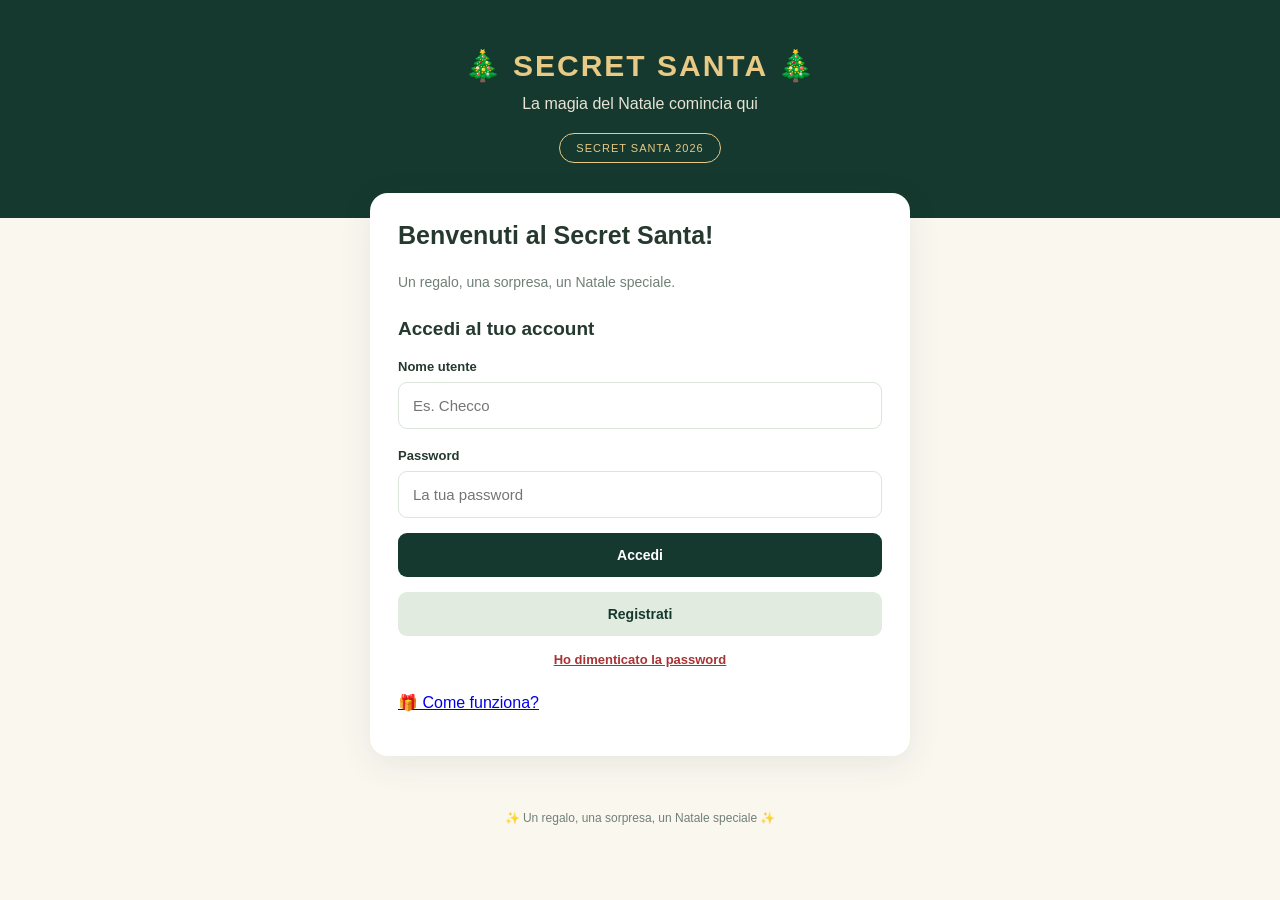
<file: index.html>
<!DOCTYPE html>
<html lang="it">
<head>
  <meta charset="UTF-8">
  <meta name="viewport" content="width=device-width, initial-scale=1">
  <meta name="theme-color" content="#15392e">
  <title>Secret Santa 2026 🎅</title>
  <link rel="stylesheet" href="style.css">
</head>
<body>
  <header class="hero">
    <div class="brand">🎄 SECRET SANTA 🎄</div>
    <p>La magia del Natale comincia qui</p>
    <span class="status">SECRET SANTA 2026</span>
  </header>

  <main class="container">
    <section class="panel">
      <h1>Benvenuti al Secret Santa!</h1>
      <p class="intro">
        Un regalo, una sorpresa, un Natale speciale.
      </p>
      
      <section id="loginSection">
        <h2>Accedi al tuo account</h2>

        <form id="loginForm">
          <label for="loginName">Nome utente</label>
          <input
            id="loginName"
            type="text"
            placeholder="Es. Checco"
            autocomplete="username"
            autocapitalize="none"
            autocorrect="off"
            spellcheck="false"
            required
          >

          <label for="loginPassword">Password</label>
          <input
            id="loginPassword"
            type="password"
            placeholder="La tua password"
            autocomplete="current-password"
            required
          >

          <button type="submit" class="primary">
            Accedi
          </button>

          <button type="button" id="showRegister" class="secondary">
            Registrati
          </button>

          <button type="button" id="forgotPassword" class="remove forgot-button">
            Ho dimenticato la password
          </button>
        </form>
      </section>

      <section id="registerSection" hidden>
        <h2>Crea il tuo account</h2>

        <form id="registrationForm">
          <label for="name">Nome utente</label>
          <input
            id="name"
            type="text"
            placeholder="Es. Checco"
            autocomplete="username"
            autocapitalize="none"
            autocorrect="off"
            spellcheck="false"
            maxlength="20"
            pattern="[A-Za-z0-9_\-]{1,20}"
            title="Solo lettere, numeri, trattino (-) e trattino basso (_), senza spazi, massimo 20 caratteri"
            required
          >
          <p class="field-hint">
            Un nome o un nickname senza spazi (max 20 caratteri): solo lettere,
            numeri, trattino (-) e trattino basso (_).
          </p>

          <label for="password">Scegli una password</label>
          <input
            id="password"
            type="password"
            placeholder="Almeno 6 caratteri"
            minlength="6"
            autocomplete="new-password"
            required
          >

          <div class="family-section">
            <h3>👨‍👩‍👧‍👦 La tua famiglia</h3>

            <label class="check-label">
              <input type="checkbox" id="hasChildren">
              Sono genitore di figli minorenni
            </label>

            <div id="childrenArea" hidden>
              <p>Inserisci il nome di ogni figlio.</p>

              <div id="childrenList"></div>

              <button
                type="button"
                id="addChild"
                class="secondary"
              >
                + Aggiungi un altro figlio
              </button>
            </div>
          </div>

          <button type="submit" class="primary">
            Crea account
          </button>
        </form>

        <button type="button" id="showLogin" class="secondary">
          Torna ad Accedi
        </button>
      </section>

      <p id="message" aria-live="polite"></p>

      <p class="info-link">
        <a href="come-funziona.html">🎁 Come funziona?</a>
      </p>
    </section>
  </main>

  <footer>
    ✨ Un regalo, una sorpresa, un Natale speciale ✨
  </footer>

  <script src="app.js?v=5"></script>
  <script src="countdown.js?v=1" defer></script>
</body>
</html>
</file>
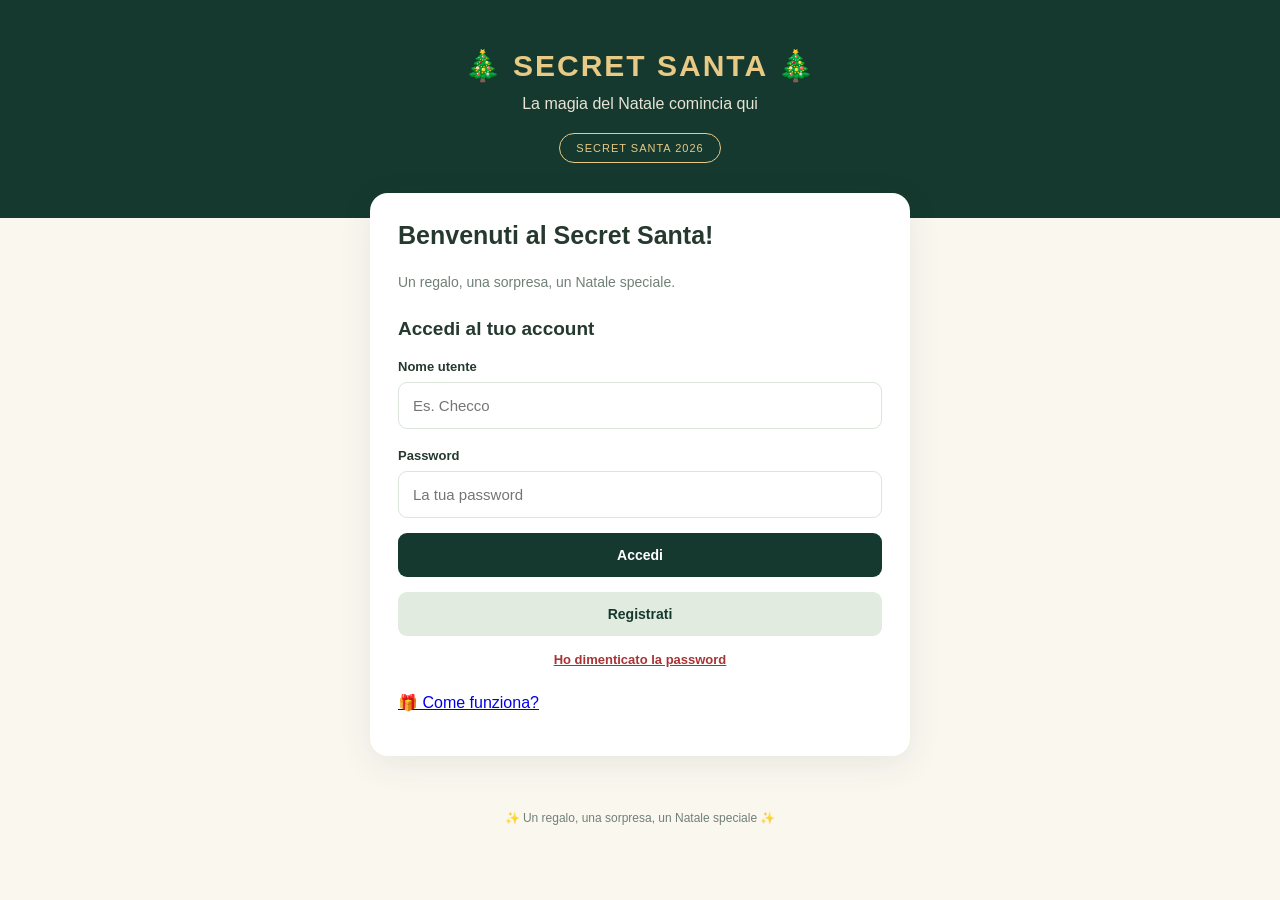
<file: admin-log.html>
<!DOCTYPE html>
<html lang="it">
<head>
  <meta charset="UTF-8">
  <meta name="viewport" content="width=device-width, initial-scale=1">
  <meta name="theme-color" content="#15392e">
  <title>Registro attività – Secret Santa 2026</title>
  <link rel="stylesheet" href="style.css">
  <style>
    .log-entry {
      display: flex; gap: 10px; padding: 10px 0;
      border-bottom: 1px solid #e3e9df; font-size: 14px;
    }
    .log-entry .when { flex: 0 0 92px; color: #718077; font-size: 12px; line-height: 1.4; }
    .log-entry .what { flex: 1; min-width: 0; overflow-wrap: anywhere; }
    .log-entry .who { font-weight: bold; color: var(--green); }
    .log-entry .details { color: #718077; font-size: 13px; }
    .log-tools { display: flex; gap: 8px; align-items: center; margin-top: 10px; }
    .log-tools select { margin: 0; flex: 1; }
    .log-tools button { margin: 0; width: auto; padding: 10px 14px; }
  </style>
</head>
<body>
  <header class="hero">
    <div class="brand">🎄 SECRET SANTA 🎄</div>
    <p>La magia del Natale comincia qui</p>
    <span class="status">AMMINISTRATORE</span>
  </header>

  <main class="container">
    <section class="panel">
      <p><a href="admin.html">← Impostazioni</a></p>
      <h1>Registro attività 📜</h1>

      <div class="log-tools">
        <select id="filter" aria-label="Filtra per tipo">
          <option value="">Tutte le attività</option>
          <option value="register,admin_create">Iscrizioni</option>
          <option value="delete,child_remove">Eliminazioni</option>
          <option value="password_change,password_reset,reset_request">Password</option>
          <option value="login,logout">Accessi e uscite</option>
          <option value="draw,draw_reset">Estrazione</option>
        </select>
        <button type="button" id="refresh" class="secondary">Aggiorna</button>
      </div>

      <p id="message" aria-live="polite">Caricamento...</p>
      <div id="logList"></div>
    </section>
  </main>

  <footer>✨ Un regalo, una sorpresa, un Natale speciale ✨</footer>

  <script src="common.js?v=2"></script>
  <script>
    const EVENTS = {
      register: "📝 Iscritto",
      admin_create: "➕ Utente creato dall'admin",
      delete: "🗑️ Eliminato",
      child_add: "👶 Figlio aggiunto",
      child_remove: "👶 Figlio tolto",
      password_change: "🔑 Password cambiata",
      password_reset: "🔄 Password resettata",
      reset_request: "🔴 Password dimenticata",
      login: "✅ Accesso",
      logout: "🚪 Uscita",
      draw: "🎅 Estrazione fatta",
      draw_reset: "♻️ Estrazione resettata"
    };

    const message = document.getElementById("message");
    const logList = document.getElementById("logList");
    const filter = document.getElementById("filter");
    let entries = [];

    function formatDate(iso) {
      return new Date(iso).toLocaleString("it-IT", {
        timeZone: "Europe/Rome",
        day: "2-digit", month: "2-digit", hour: "2-digit", minute: "2-digit", second: "2-digit"
      });
    }

    function render() {
      logList.replaceChildren();
      const allowed = filter.value ? filter.value.split(",") : null;
      const shown = entries.filter(e => !allowed || allowed.includes(e.event));

      message.textContent = shown.length
        ? shown.length + " attività (le più recenti per prime)."
        : "Nessuna attività registrata.";

      shown.forEach(entry => {
        const row = document.createElement("div");
        row.className = "log-entry";

        const when = document.createElement("div");
        when.className = "when";
        when.textContent = formatDate(entry.created_at);

        const what = document.createElement("div");
        what.className = "what";
        const label = document.createElement("div");
        label.textContent = EVENTS[entry.event] || entry.event;
        what.appendChild(label);

        if (entry.account_name) {
          const who = document.createElement("span");
          who.className = "who";
          who.textContent = entry.account_name;
          what.appendChild(who);
        }
        if (entry.details) {
          const details = document.createElement("span");
          details.className = "details";
          details.textContent = (entry.account_name ? " – " : "") + entry.details;
          what.appendChild(details);
        }

        row.append(when, what);
        logList.appendChild(row);
      });
    }

    async function load() {
      message.textContent = "Caricamento...";
      try {
        const data = await ssApi("admin_activity_log", { limit: 500 });
        entries = data.entries;
        render();
      } catch (error) {
        if (ssSessionExpired(error)) {
          sessionStorage.removeItem(SS_TOKEN_KEY);
          window.location.replace("index.html");
          return;
        }
        if (error.status === 403) {
          window.location.replace("home.html");
          return;
        }
        message.textContent = error.message;
      }
    }

    filter.addEventListener("change", render);
    document.getElementById("refresh").addEventListener("click", load);

    if (!ssToken()) window.location.replace("index.html");
    else load();
  </script>
  <script src="countdown.js?v=1" defer></script>
</body>
</html>
</file>
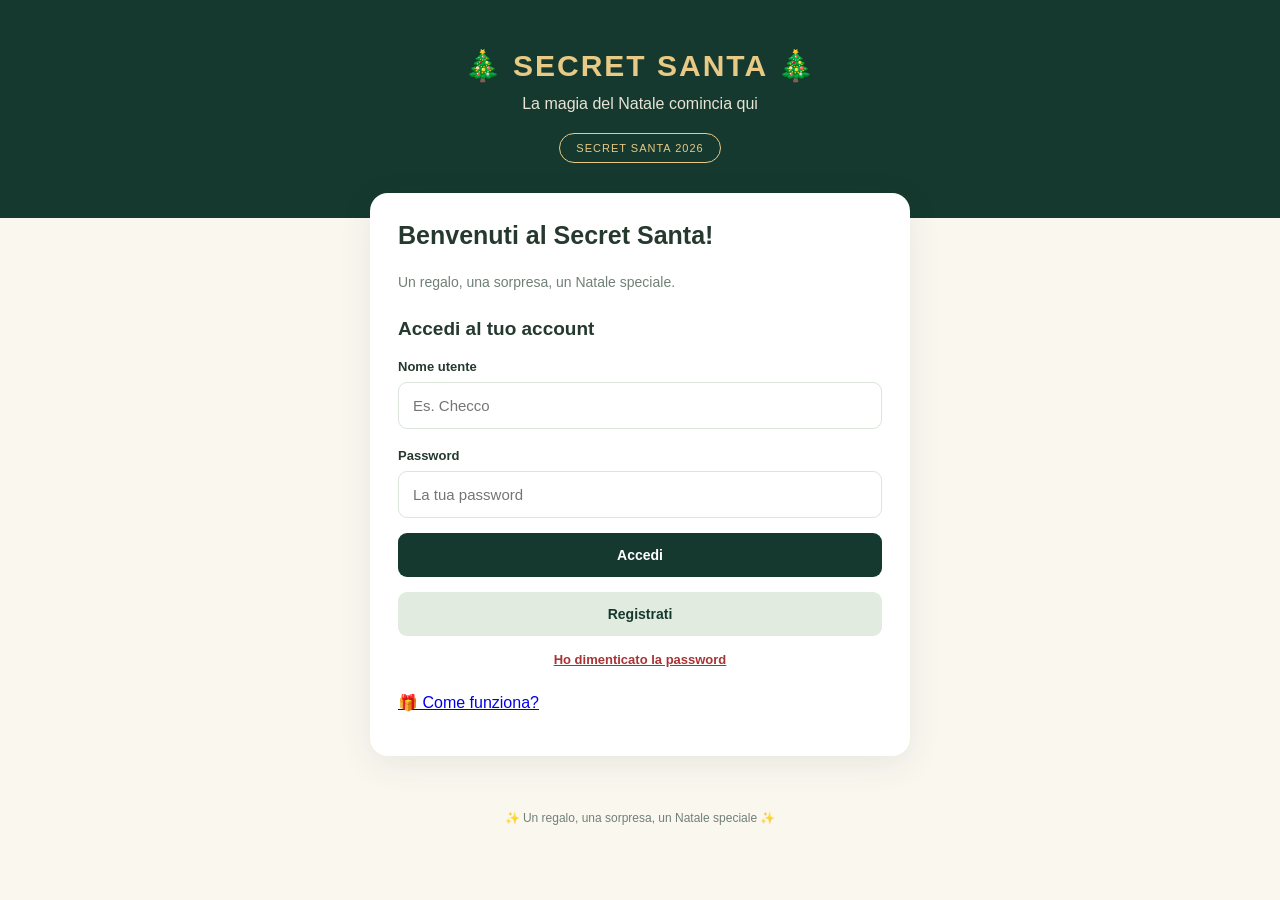
<file: admin-wishlist.html>
<!DOCTYPE html>
<html lang="it">
<head>
  <meta charset="UTF-8">
  <meta name="viewport" content="width=device-width, initial-scale=1">
  <meta name="theme-color" content="#15392e">
  <title>Modifica wishlist – Secret Santa 2026</title>
  <link rel="stylesheet" href="style.css">
  <style>
    .gift-edit {
      background: #fafaf7;
      border: 1px solid #e3e9df;
      border-radius: 12px;
      padding: 12px;
      margin-top: 10px;
    }
    .gift-edit input { margin-top: 0; margin-bottom: 8px; }
    .gift-edit .row-actions { display: flex; gap: 8px; }
    .gift-edit .row-actions button { margin-top: 0; padding: 8px; flex: 1; font-size: 13px; }
    .save-bar { position: sticky; bottom: 0; background: white; padding: 12px 0 4px; }
    .top-actions { display: flex; justify-content: space-between; gap: 10px; font-size: 14px; }
  </style>
</head>
<body>
  <header class="hero">
    <div class="brand">🎄 SECRET SANTA 🎄</div>
    <p>La magia del Natale comincia qui</p>
    <span class="status">AMMINISTRATORE</span>
  </header>

  <main class="container">
    <section class="panel">
      <div class="top-actions">
        <a href="admin.html" id="backLink">← Impostazioni</a>
      </div>

      <h1 id="title">Wishlist</h1>
      <p class="intro">
        Correggi i regali di questa persona. Le modifiche valgono solo dopo
        aver premuto "Salva". Se un regalo contiene più idee in un'unica riga,
        usa ✂️ per dividerlo (a ogni virgola, punto e virgola o a capo).
      </p>

      <div class="notice">
        ⚠️ Se cambi il nome o il link di un regalo già scelto da qualcuno,
        quella scelta viene annullata e il regalo torna disponibile.
      </div>

      <div id="giftList"></div>

      <button type="button" id="addGift" class="secondary">+ Aggiungi un regalo</button>

      <p id="message" aria-live="polite">Caricamento...</p>

      <div class="save-bar">
        <button type="button" id="saveButton" class="primary" disabled>Salva wishlist</button>
      </div>
    </section>
  </main>

  <footer>✨ Un regalo, una sorpresa, un Natale speciale ✨</footer>

  <script src="common.js?v=2"></script>
  <script>
    const MAX_GIFTS = 30;
    const participantId = new URLSearchParams(location.search).get("participant");

    const giftList = document.getElementById("giftList");
    const message = document.getElementById("message");
    const saveButton = document.getElementById("saveButton");
    const addGiftButton = document.getElementById("addGift");

    let gifts = [];
    let dirty = false;

    function markDirty() {
      dirty = true;
      saveButton.disabled = false;
    }

    window.addEventListener("beforeunload", event => {
      if (dirty) { event.preventDefault(); event.returnValue = ""; }
    });

    function validUrl(value) {
      try {
        return ["http:", "https:"].includes(new URL(value).protocol);
      } catch {
        return false;
      }
    }

    function render() {
      giftList.replaceChildren();

      if (gifts.length === 0) {
        const empty = document.createElement("p");
        empty.textContent = "Nessun regalo in questa wishlist.";
        giftList.appendChild(empty);
      }

      gifts.forEach((gift, index) => {
        const card = document.createElement("div");
        card.className = "gift-edit";

        const name = document.createElement("input");
        name.type = "text";
        name.maxLength = 200;
        name.placeholder = "Nome del regalo";
        name.value = gift.name;
        name.setAttribute("aria-label", "Nome del regalo " + (index + 1));
        name.addEventListener("input", () => { gift.name = name.value; markDirty(); });

        const url = document.createElement("input");
        url.type = "url";
        url.maxLength = 2048;
        url.placeholder = "Link (facoltativo) https://...";
        url.value = gift.url || "";
        url.setAttribute("aria-label", "Link del regalo " + (index + 1));
        url.addEventListener("input", () => { gift.url = url.value; markDirty(); });

        const actions = document.createElement("div");
        actions.className = "row-actions";

        const split = document.createElement("button");
        split.type = "button";
        split.className = "secondary";
        split.textContent = "✂️ Dividi";
        split.title = "Dividi in più regali a ogni virgola, punto e virgola o a capo";
        split.addEventListener("click", () => splitGift(index));

        const remove = document.createElement("button");
        remove.type = "button";
        remove.className = "danger";
        remove.textContent = "🗑️ Elimina";
        remove.addEventListener("click", () => {
          gifts.splice(index, 1);
          markDirty();
          render();
        });

        actions.append(split, remove);
        card.append(name, url, actions);
        giftList.appendChild(card);
      });

      addGiftButton.disabled = gifts.length >= MAX_GIFTS;
    }

    // "Libro, Puzzle; Sciarpa" -> tre regali. Il link resta sul primo.
    function splitGift(index) {
      const gift = gifts[index];
      const parts = gift.name.split(/[,;\n]+/).map(p => p.trim()).filter(Boolean);

      if (parts.length < 2) {
        message.textContent = "Niente da dividere: non ci sono virgole, punti e virgola o a capo nel nome.";
        return;
      }
      if (gifts.length - 1 + parts.length > MAX_GIFTS) {
        message.textContent = "Dividendo si supererebbe il limite di " + MAX_GIFTS + " regali.";
        return;
      }

      const replacement = parts.map((part, i) => ({
        name: part,
        ...(i === 0 && gift.url ? { url: gift.url } : {})
      }));
      gifts.splice(index, 1, ...replacement);
      message.textContent = "Diviso in " + parts.length + " regali. Ricorda di salvare.";
      markDirty();
      render();
    }

    addGiftButton.addEventListener("click", () => {
      gifts.push({ name: "", url: "" });
      markDirty();
      render();
      const inputs = giftList.querySelectorAll('input[type="text"]');
      inputs[inputs.length - 1]?.focus();
    });

    saveButton.addEventListener("click", async () => {
      const cleaned = [];

      for (const gift of gifts) {
        const name = (gift.name || "").trim();
        const url = (gift.url || "").trim();

        if (!name && !url) continue; // riga vuota: si ignora
        if (!name || name.length > 200) {
          message.textContent = "Ogni regalo deve avere un nome (massimo 200 caratteri).";
          return;
        }
        if (url && !validUrl(url)) {
          message.textContent = "Il link di \"" + name + "\" non è valido: deve iniziare con http:// o https://.";
          return;
        }
        cleaned.push({ name, ...(url ? { url } : {}) });
      }

      saveButton.disabled = true;
      message.textContent = "Salvataggio in corso...";
      try {
        await ssApi("admin_save_wishlist", { participant_id: participantId, gifts: cleaned });
        gifts = cleaned;
        dirty = false;
        message.textContent = "Wishlist salvata ✓";
        render();
      } catch (error) {
        message.textContent = "Attenzione: " + error.message;
        saveButton.disabled = false;
      }
    });

    async function init() {
      if (!ssToken()) {
        window.location.replace("index.html");
        return;
      }
      if (!participantId) {
        window.location.replace("admin.html");
        return;
      }

      try {
        const data = await ssApi("admin_get_wishlist", { participant_id: participantId });
        document.getElementById("title").textContent = "Wishlist di " + data.display_name + " 🎁";
        gifts = (data.gifts || []).map(g => ({ name: g.name, url: g.url || "" }));
        message.textContent = "";
        render();
      } catch (error) {
        if (ssSessionExpired(error)) {
          sessionStorage.removeItem(SS_TOKEN_KEY);
          window.location.replace("index.html");
          return;
        }
        if (error.status === 403) {
          window.location.replace("home.html");
          return;
        }
        message.textContent = error.message;
        addGiftButton.disabled = true;
      }
    }

    init();
  </script>
  <script src="countdown.js?v=1" defer></script>
</body>
</html>
</file>
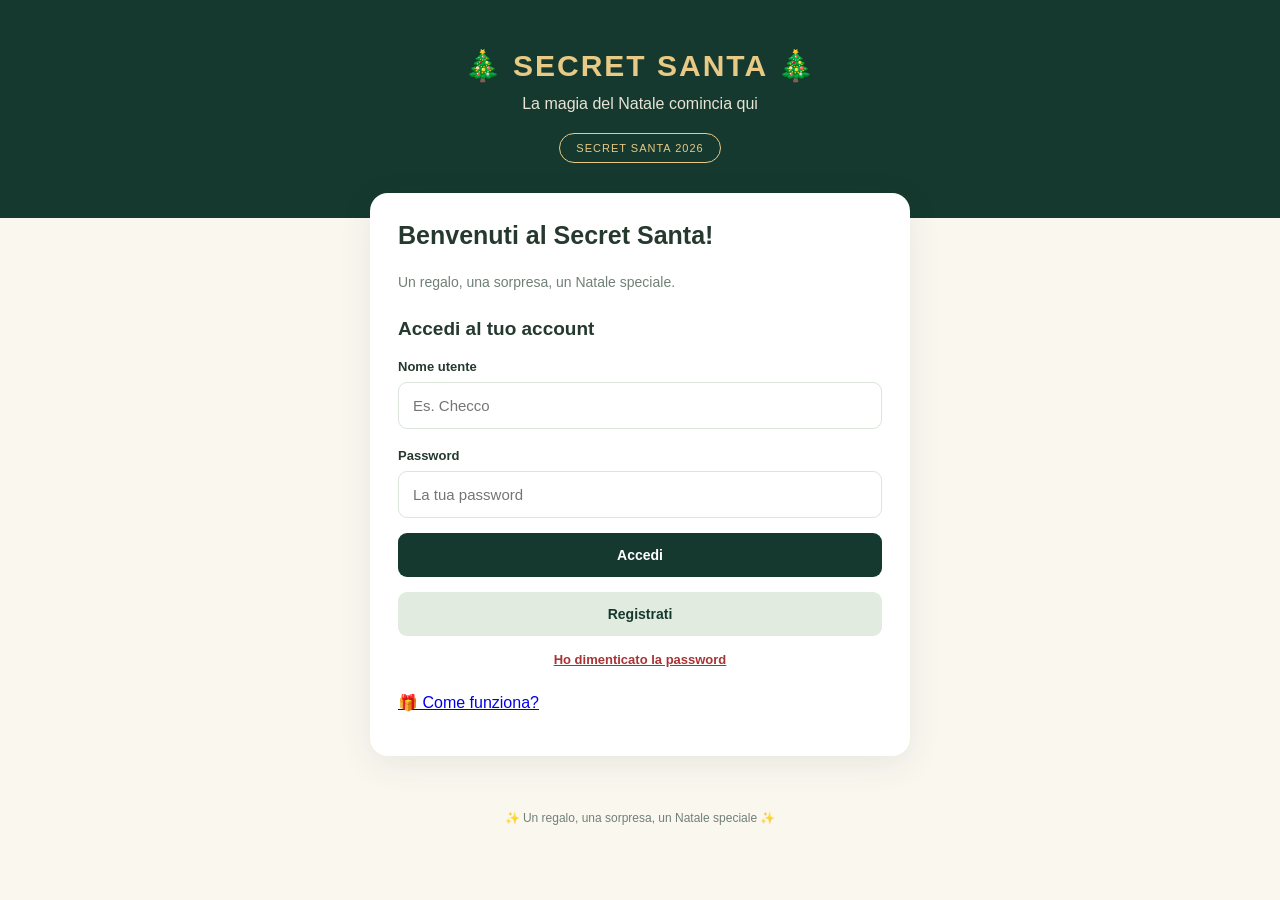
<file: admin.html>
<!DOCTYPE html>
<html lang="it">
<head>
  <meta charset="UTF-8">
  <meta name="viewport" content="width=device-width, initial-scale=1">
  <meta name="theme-color" content="#15392e">
  <title>Amministratore – Secret Santa 2026</title>
  <link rel="stylesheet" href="style.css">
  <style>
    .user-card {
      background: #fafaf7;
      border: 1px solid #e3e9df;
      border-radius: 12px;
      padding: 14px 16px;
      margin-top: 12px;
    }
    .user-card h3 { margin: 0 0 4px; font-size: 16px; color: var(--green); }
    .user-card .members { font-size: 13px; color: #718077; line-height: 1.5; }
    .user-card .tag {
      display: inline-block; font-size: 11px; font-weight: bold;
      padding: 2px 8px; border-radius: 20px; margin-left: 6px;
      background: var(--gold); color: var(--green); vertical-align: middle;
    }
    .user-card .tag.pending { background: #f6e3e3; color: #8f2a2a; }
    .user-actions { display: flex; gap: 8px; margin-top: 12px; }
    .user-actions button { margin-top: 0; flex: 1; padding: 10px; }
    .temp-box {
      margin-top: 18px; padding: 16px; border-radius: 12px;
      background: #eef6ec; border: 2px solid var(--green-light);
      font-size: 14px; line-height: 1.6;
    }
    .temp-box code {
      display: block; font-size: 24px; letter-spacing: 2px; margin: 8px 0;
      padding: 10px; background: white; border-radius: 8px; text-align: center;
      user-select: all;
    }
    .temp-box button { margin-top: 8px; }
    details.add-user summary {
      cursor: pointer; font-weight: bold; font-size: 15px; padding: 12px 0;
    }
    .user-card.requested { border-color: #d62828; background: #fdf1f1; }
    .user-card .tag.requested { background: #d62828; color: white; }
    .wishlist-links { margin-top: 10px; font-size: 13px; display: flex; flex-wrap: wrap; gap: 6px 14px; }
    .requests-box {
      margin-top: 18px; padding: 14px 16px; border-radius: 12px;
      background: #fdf1f1; border: 2px solid #d62828;
    }
    .requests-box h2 { margin-top: 0; }
    .requests-box .user-card { background: white; }
    .child-row { display: flex; align-items: center; gap: 8px; margin-top: 6px; font-size: 13px; }
    .child-row .child-name { flex: 1; overflow-wrap: anywhere; }
    .child-row button { margin: 0; width: auto; padding: 4px 10px; font-size: 12px; }
    .participants-box { margin-top: 14px; }
    .participants-box summary { cursor: pointer; font-weight: bold; font-size: 15px; padding: 8px 0; }
    .restriction-columns { display: grid; grid-template-columns: 1fr 1fr; gap: 10px; }
    .restriction-columns h4 { margin: 8px 0 0; font-size: 13px; }
    .restriction-rule { margin-top: 8px; padding: 8px 12px; background: #fafaf7; border: 1px solid #e3e9df; border-radius: 10px; font-size: 14px; }
    .restriction-rule .chip { display: inline-flex; align-items: center; gap: 4px; margin: 4px 6px 0 0; padding: 2px 4px 2px 10px; border-radius: 999px; background: #f1dede; font-size: 13px; }
    .restriction-rule .chip button { margin: 0; width: auto; padding: 0 6px; font-size: 14px; background: none; border: 0; color: #a02020; cursor: pointer; }
    .family-group { margin-top: 8px; padding: 8px 12px; background: #fafaf7; border: 1px solid #e3e9df; border-radius: 10px; }
    .family-group h4 { margin: 0 0 4px; font-size: 13px; color: var(--green); }
    .family-group label { display: flex; align-items: center; gap: 8px; font-size: 14px; margin: 4px 0; font-weight: normal; }
    .family-group input[type=checkbox] { width: auto; margin: 0; }
    .family-group label.is-excluded span { text-decoration: line-through; color: #718077; }
    .top-actions { display: flex; justify-content: space-between; gap: 10px; }
    .top-actions a { font-size: 14px; }
    .top-actions button { margin: 0; }
  </style>
</head>
<body>
  <header class="hero">
    <div class="brand">🎄 SECRET SANTA 🎄</div>
    <p>La magia del Natale comincia qui</p>
    <span class="status">AMMINISTRATORE</span>
  </header>

  <main class="container">
    <section class="panel">
      <div class="top-actions">
        <a href="home.html">← La mia pagina</a>
        <button type="button" id="logoutButton" class="remove">Esci</button>
      </div>

      <h1>Impostazioni ⚙️</h1>
      <p><a href="admin-log.html">📜 Registro delle attività</a></p>
      <p id="message" aria-live="polite">Caricamento...</p>

      <div id="tempBox" class="temp-box" hidden></div>

      <div id="requestsBox" class="requests-box" hidden>
        <h2>🔴 Password dimenticata</h2>
        <p class="intro">
          Queste persone hanno chiesto un reset. Chiamale e comunica loro una
          password temporanea.
        </p>
        <div id="requestsList"></div>
      </div>

      <h2>Estrazione Secret Santa 🎅</h2>
      <p class="intro" id="drawStatus"></p>
      <label for="drawDate">Data dell'estrazione (per il countdown)</label>
      <div style="display:flex;gap:8px;align-items:center">
        <input id="drawDate" type="datetime-local" style="margin:0;flex:1">
        <button type="button" id="saveDrawDate" class="secondary" style="margin:0;width:auto">Salva</button>
      </div>
      <p class="field-hint" id="drawDateHint"></p>

      <details class="participants-box" id="restrictionsBox">
        <summary>🚫 Divieti di estrazione</summary>
        <p class="intro">
          Spunta chi <b>non può pescare</b> e chi <b>non può essere pescato</b>:
          nessuno del primo gruppo pescherà qualcuno del secondo. Vale in un
          solo senso (chi è nel secondo gruppo può comunque pescare quelli del
          primo). I divieti si applicano alla prossima estrazione.
        </p>
        <div class="restriction-columns">
          <div>
            <h4>Non può pescare</h4>
            <div id="restrictionGivers" class="family-group"></div>
          </div>
          <div>
            <h4>Non può essere pescato</h4>
            <div id="restrictionReceivers" class="family-group"></div>
          </div>
        </div>
        <button type="button" id="addRestriction" class="secondary">Aggiungi divieti</button>
        <div id="restrictionsList"></div>
      </details>

      <details class="participants-box" id="participantsBox">
        <summary>👥 Chi partecipa all'estrazione</summary>
        <p class="intro" id="participantsHint">
          Togli la spunta a chi non deve partecipare (es. animali di casa):
          non pescherà e non verrà pescato.
        </p>
        <div id="participantsList"></div>
      </details>
      <button type="button" id="drawButton" class="primary">Fai l'estrazione</button>
      <button type="button" id="resetDrawButton" class="danger" hidden>Reset estrazione</button>

      <h2>Utenti</h2>
      <p class="intro">
        Con "Reset password" si crea una password temporanea: chiama la persona
        e comunicagliela. Al primo accesso dovrà sceglierne una nuova.
      </p>
      <div id="usersList"></div>

      <h2 id="addUserTitle">Aggiungi un utente</h2>
      <details class="add-user" id="addUserDetails">
        <summary>＋ Nuovo utente</summary>
        <form id="addUserForm">
          <label for="newName">Nome utente / nickname</label>
          <input id="newName" type="text" maxlength="20" placeholder="Es. Mario"
            autocapitalize="none" autocorrect="off" spellcheck="false"
            pattern="[A-Za-z0-9_\-]{1,20}"
            title="Solo lettere, numeri, trattino (-) e trattino basso (_), senza spazi, massimo 20 caratteri" required>
          <p class="field-hint">Senza spazi, max 20 caratteri: lettere, numeri, - e _.</p>

          <label for="newPassword">Password temporanea (facoltativa)</label>
          <input id="newPassword" type="text" minlength="6" maxlength="128"
            placeholder="Lascia vuoto per generarla automaticamente" autocomplete="off">

          <div class="family-section">
            <h3>👨‍👩‍👧‍👦 Figli minorenni</h3>
            <div id="newChildren"></div>
            <button type="button" id="addChildButton" class="secondary">+ Aggiungi un figlio</button>
          </div>

          <button type="submit" class="primary">Crea utente</button>
        </form>
      </details>
    </section>
  </main>

  <footer>✨ Un regalo, una sorpresa, un Natale speciale ✨</footer>

  <script src="common.js?v=2"></script>
  <script>
    const message = document.getElementById("message");
    const usersList = document.getElementById("usersList");
    const requestsBox = document.getElementById("requestsBox");
    const requestsList = document.getElementById("requestsList");
    const participantsList = document.getElementById("participantsList");
    const participantsHint = document.getElementById("participantsHint");
    const tempBox = document.getElementById("tempBox");
    const drawButton = document.getElementById("drawButton");
    const resetDrawButton = document.getElementById("resetDrawButton");
    const drawStatus = document.getElementById("drawStatus");
    const addUserForm = document.getElementById("addUserForm");
    const newChildren = document.getElementById("newChildren");
    const restrictionGivers = document.getElementById("restrictionGivers");
    const restrictionReceivers = document.getElementById("restrictionReceivers");
    const restrictionsList = document.getElementById("restrictionsList");
    document.getElementById("addRestriction").addEventListener("click", async () => {
      const values = list => [...list.querySelectorAll("input:checked")].map(i => i.value);
      const givers = values(restrictionGivers);
      const receivers = values(restrictionReceivers);

      if (!givers.length || !receivers.length) {
        message.textContent = "Spunta almeno una persona in ciascuna colonna.";
        return;
      }

      try {
        const result = await ssApi("admin_add_restriction", { givers, receivers });
        // si svuotano le spunte dopo l'aggiunta
        [restrictionGivers, restrictionReceivers].forEach(list =>
          list.querySelectorAll("input:checked").forEach(i => { i.checked = false; }));
        await loadUsers(result.added + " divieti aggiunti.");
      } catch (error) {
        message.textContent = error.message;
      }
    });
    const drawDateInput = document.getElementById("drawDate");
    const drawDateHint = document.getElementById("drawDateHint");
    document.getElementById("saveDrawDate").addEventListener("click", async () => {
      try {
        const value = drawDateInput.value ? new Date(drawDateInput.value).toISOString() : null;
        const result = await ssApi("admin_set_draw_date", { draw_date: value });
        await loadUsers(result.message);
      } catch (error) {
        message.textContent = error.message;
      }
    });
    const addUserDetails = document.getElementById("addUserDetails");
    const addUserTitle = document.getElementById("addUserTitle");

    let currentAccountId = null;
    let drawDone = false;

    document.getElementById("logoutButton").addEventListener("click", ssLogout);

    function fail(error) {
      if (ssSessionExpired(error)) {
        sessionStorage.removeItem(SS_TOKEN_KEY);
        window.location.replace("index.html");
        return;
      }
      if (error.status === 403) {
        window.location.replace("home.html");
        return;
      }
      message.textContent = error.message;
    }

    // Mostra la password temporanea una sola volta, da dire a voce
    function showTempPassword(title, loginName, password) {
      tempBox.replaceChildren();
      const heading = document.createElement("strong");
      heading.textContent = title;
      const text = document.createElement("div");
      text.textContent = "Chiama " + loginName + " e comunicagli questa password temporanea " +
        "(nome utente: " + loginName + "). Al primo accesso dovrà sceglierne una nuova.";
      const code = document.createElement("code");
      code.textContent = password;
      const warn = document.createElement("div");
      warn.textContent = "⚠️ Non verrà mostrata di nuovo.";
      const copy = document.createElement("button");
      copy.type = "button";
      copy.className = "secondary";
      copy.textContent = "Copia password";
      copy.addEventListener("click", async () => {
        try {
          await navigator.clipboard.writeText(password);
          copy.textContent = "Copiata ✓";
        } catch {
          copy.textContent = "Selezionala e copiala a mano";
        }
      });
      const close = document.createElement("button");
      close.type = "button";
      close.className = "secondary";
      close.textContent = "Fatto, nascondi";
      close.addEventListener("click", () => { tempBox.hidden = true; tempBox.replaceChildren(); });
      tempBox.append(heading, text, code, warn, copy, close);
      tempBox.hidden = false;
      tempBox.scrollIntoView({ behavior: "smooth", block: "center" });
    }

    function renderUsers(users) {
      usersList.replaceChildren();
      requestsList.replaceChildren();

      const requested = users.filter(u => u.password_reset_requested_at && u.id !== currentAccountId);
      requestsBox.hidden = requested.length === 0;

      // chi ha chiesto il reset compare in cima nel riquadro rosso, e anche nell'elenco
      requested.forEach(user => requestsList.appendChild(buildUserCard(user, true)));
      users.forEach(user => usersList.appendChild(buildUserCard(user, false)));
      renderParticipants(users);
    }

    function renderRestrictions(users, restrictions) {
      const lists = [restrictionGivers, restrictionReceivers];
      const checked = lists.map(list =>
        new Set([...list.querySelectorAll("input:checked")].map(i => i.value)));

      lists.forEach((list, index) => {
        list.replaceChildren();
        users.forEach(user => {
          user.participants.filter(p => !p.excluded_from_draw).forEach(p => {
            const label = document.createElement("label");
            const box = document.createElement("input");
            box.type = "checkbox";
            box.value = p.id;
            box.checked = checked[index].has(p.id);
            const name = document.createElement("span");
            name.textContent = p.display_name +
              (p.display_name === user.login_name ? "" : " (" + user.login_name + ")");
            label.append(box, name);
            list.appendChild(label);
          });
        });
      });

      // un riquadro per chi non può pescare, con le persone vietate
      restrictionsList.replaceChildren();
      if (!restrictions.length) {
        const none = document.createElement("p");
        none.textContent = "Nessun divieto.";
        restrictionsList.appendChild(none);
      }

      const byGiver = new Map();
      restrictions.forEach(r => {
        if (!byGiver.has(r.a_id)) byGiver.set(r.a_id, { name: r.a_name, items: [] });
        byGiver.get(r.a_id).items.push(r);
      });

      [...byGiver.values()]
        .sort((x, y) => x.name.localeCompare(y.name, "it"))
        .forEach(group => {
          const rule = document.createElement("div");
          rule.className = "restriction-rule";
          const title = document.createElement("div");
          title.innerHTML = "🚫 <b></b> non può pescare:";
          title.querySelector("b").textContent = group.name;
          rule.appendChild(title);

          group.items.forEach(r => {
            const chip = document.createElement("span");
            chip.className = "chip";
            chip.append(r.b_name);
            const del = document.createElement("button");
            del.type = "button";
            del.title = "Togli il divieto";
            del.setAttribute("aria-label", "Togli il divieto verso " + r.b_name);
            del.textContent = "✕";
            del.addEventListener("click", async () => {
              del.disabled = true;
              try {
                await ssApi("admin_remove_restriction", { restriction_id: r.id });
                await loadUsers("Divieto tolto.");
              } catch (error) {
                message.textContent = error.message;
                del.disabled = false;
              }
            });
            chip.appendChild(del);
            rule.appendChild(chip);
          });
          restrictionsList.appendChild(rule);
        });
    }

    function renderParticipants(users) {
      participantsList.replaceChildren();

      users.forEach(user => {
        if (!user.participants.length) return;
        const group = document.createElement("div");
        group.className = "family-group";
        const heading = document.createElement("h4");
        heading.textContent = "Famiglia di " + user.login_name;
        group.appendChild(heading);

        user.participants.forEach(p => {
          const label = document.createElement("label");
          label.className = p.excluded_from_draw ? "is-excluded" : "";
          const box = document.createElement("input");
          box.type = "checkbox";
          box.checked = !p.excluded_from_draw;
          box.disabled = drawDone;
          box.addEventListener("change", () => setExcluded(p, !box.checked, box));
          const name = document.createElement("span");
          name.textContent = p.display_name;
          label.append(box, name);
          group.appendChild(label);
        });
        participantsList.appendChild(group);
      });

      participantsHint.textContent = drawDone
        ? "L'estrazione è già stata fatta: per cambiare chi partecipa resettala prima."
        : "Togli la spunta a chi non deve partecipare (es. animali di casa): non pescherà e non verrà pescato.";
    }

    async function setExcluded(participant, excluded, box) {
      box.disabled = true;
      try {
        await ssApi("admin_set_excluded", { participant_id: participant.id, excluded });
        await loadUsers(participant.display_name + (excluded ? " escluso dall'estrazione." : " incluso nell'estrazione."));
      } catch (error) {
        message.textContent = error.message;
        box.checked = !excluded;
        box.disabled = false;
      }
    }

    async function deleteChild(child, button) {
      if (!confirm('Eliminare "' + child.display_name + '" con le sue wishlist? L\'operazione non si può annullare.')) return;
      button.disabled = true;
      try {
        const result = await ssApi("admin_delete_participant", { participant_id: child.id });
        let notice = result.message;
        if (result.draw_affected) {
          notice += " Attenzione: era coinvolto nell'estrazione, conviene ripeterla.";
        }
        await loadUsers(notice);
      } catch (error) {
        message.textContent = error.message;
        button.disabled = false;
      }
    }

    function buildUserCard(user, inRequestsBox) {
      const card = document.createElement("div");
      card.className = "user-card" + (user.password_reset_requested_at && !inRequestsBox ? " requested" : "");

      const title = document.createElement("h3");
      title.textContent = user.login_name;
      if (user.role === "admin") {
        const tag = document.createElement("span");
        tag.className = "tag";
        tag.textContent = "admin";
        title.appendChild(tag);
      }
      if (user.password_reset_requested_at) {
        const tag = document.createElement("span");
        tag.className = "tag requested";
        tag.textContent = "ha dimenticato la password";
        title.appendChild(tag);
      }
      if (user.must_reset_password) {
        const tag = document.createElement("span");
        tag.className = "tag pending";
        tag.textContent = "deve cambiare password";
        title.appendChild(tag);
      }
      card.appendChild(title);

      const children = user.participants.filter(p => p.participant_type === "minor");
      if (!children.length) {
        const none = document.createElement("div");
        none.className = "members";
        none.textContent = "Nessun figlio";
        card.appendChild(none);
      }
      children.forEach(child => {
        const row = document.createElement("div");
        row.className = "child-row members";
        const name = document.createElement("span");
        name.className = "child-name";
        name.textContent = "👶 " + child.display_name + (child.excluded_from_draw ? " (escluso dall'estrazione)" : "");
        row.appendChild(name);
        if (!inRequestsBox) {
          const del = document.createElement("button");
          del.type = "button";
          del.className = "danger";
          del.textContent = "Elimina";
          del.disabled = drawDone;
          del.addEventListener("click", () => deleteChild(child, del));
          row.appendChild(del);
        }
        card.appendChild(row);
      });

      if (user.id !== currentAccountId) {
        const actions = document.createElement("div");
        actions.className = "user-actions";

        const reset = document.createElement("button");
        reset.type = "button";
        reset.className = "secondary";
        reset.textContent = "Reset password";
        reset.addEventListener("click", () => resetPassword(user, reset));

        const del = document.createElement("button");
        del.type = "button";
        del.className = "danger";
        del.textContent = "Elimina";
        del.disabled = drawDone;
        del.addEventListener("click", () => deleteUser(user, del));

        if (inRequestsBox) {
          const dismiss = document.createElement("button");
          dismiss.type = "button";
          dismiss.className = "secondary";
          dismiss.textContent = "Ignora richiesta";
          dismiss.addEventListener("click", () => dismissRequest(user, dismiss));
          actions.append(reset, dismiss);
        } else {
          actions.append(reset, del);
        }
        card.appendChild(actions);
      }

      // modifica delle wishlist (es. per correggere un errore)
      if (!inRequestsBox && user.participants.length) {
        const links = document.createElement("div");
        links.className = "wishlist-links";
        user.participants.forEach(p => {
          const link = document.createElement("a");
          link.href = "admin-wishlist.html?participant=" + encodeURIComponent(p.id);
          link.textContent = "🎁 Wishlist di " + p.display_name;
          links.appendChild(link);
        });
        card.appendChild(links);
      }

      return card;
    }

    async function loadUsers(notice) {
      try {
        const data = await ssApi("admin_list_users");
        currentAccountId = data.current_account_id;
        drawDone = data.draw_done;
        const shownDate = data.draw_date || data.fallback_draw_date;
        if (shownDate && document.activeElement !== drawDateInput) {
          const d = new Date(shownDate);
          drawDateInput.value = new Date(d.getTime() - d.getTimezoneOffset() * 60000).toISOString().slice(0, 16);
        }
        drawDateHint.textContent = drawDone
          ? "Estrazione fatta: il countdown conta fino al 25 dicembre alle 00:00."
          : (data.draw_date ? "Il countdown conta fino a questa data."
            : "Data non impostata: si usa la scadenza delle iscrizioni.");
        renderUsers(data.users);
        renderRestrictions(data.users, data.restrictions || []);
        drawStatus.textContent = drawDone
          ? "L'estrazione è stata fatta. Finché non la resetti non si possono aggiungere né eliminare persone (figli compresi). Ripeterla cancella le assegnazioni e tutte le selezioni dei regali."
          : "L'estrazione non è ancora stata fatta. Falla quando tutti sono iscritti: nessuno pesca sé stesso o un familiare.";
        drawButton.textContent = drawDone ? "Ripeti l'estrazione" : "Fai l'estrazione";
        addUserDetails.hidden = drawDone;
        addUserTitle.hidden = drawDone;
        resetDrawButton.hidden = !drawDone;
        const totalParticipants = data.users.reduce(
          (total, user) => total + (user.participants || []).filter(p => !p.excluded_from_draw).length,
          0,
        );
        const countSummary =
          data.users.length + " utenti registrati / " +
          totalParticipants + " utenti partecipanti all'estrazione.";
        message.textContent = notice
          ? countSummary + " " + notice
          : countSummary;
      } catch (error) {
        fail(error);
      }
    }

    async function resetPassword(user, button) {
      if (!confirm('Creare una password temporanea per "' + user.login_name + '"? La vecchia password smetterà di funzionare.')) return;
      button.disabled = true;
      try {
        const result = await ssApi("admin_reset_password", { account_id: user.id });
        showTempPassword("Password resettata", result.login_name, result.temp_password);
        await loadUsers("Password di " + result.login_name + " resettata.");
      } catch (error) {
        message.textContent = error.message;
        button.disabled = false;
      }
    }

    async function dismissRequest(user, button) {
      button.disabled = true;
      try {
        await ssApi("admin_dismiss_reset_request", { account_id: user.id });
        await loadUsers("Richiesta di " + user.login_name + " ignorata.");
      } catch (error) {
        message.textContent = error.message;
        button.disabled = false;
      }
    }

    async function deleteUser(user, button) {
      if (!confirm('Eliminare definitivamente "' + user.login_name + '" e i suoi figli, con wishlist e selezioni? L\'operazione non si può annullare.')) return;
      button.disabled = true;
      try {
        const result = await ssApi("admin_delete_user", { account_id: user.id });
        let notice = result.message;
        if (result.draw_affected) {
          notice += " Attenzione: era coinvolto nell'estrazione, conviene ripeterla.";
        }
        await loadUsers(notice);
      } catch (error) {
        message.textContent = error.message;
        button.disabled = false;
      }
    }

    drawButton.addEventListener("click", async () => {
      if (drawDone && !confirm("Ripetere l'estrazione cancella tutte le assegnazioni e tutti i regali già selezionati. Continuare?")) return;
      drawButton.disabled = true;
      try {
        const result = await ssApi("admin_draw", { confirm_redo: drawDone });
        await loadUsers(result.message);
      } catch (error) {
        message.textContent = error.message;
      } finally {
        drawButton.disabled = false;
      }
    });

    resetDrawButton.addEventListener("click", async () => {
      if (!confirm("Resettare l'estrazione? Verranno cancellate tutte le assegnazioni e tutti i regali già scelti. Potrai rifare l'estrazione quando vuoi.")) return;
      resetDrawButton.disabled = true;
      try {
        const result = await ssApi("admin_reset_draw");
        await loadUsers(result.message);
      } catch (error) {
        message.textContent = error.message;
      } finally {
        resetDrawButton.disabled = false;
      }
    });

    // Figli nel modulo "Nuovo utente"
    function addChildField() {
      const input = document.createElement("input");
      input.type = "text";
      input.maxLength = 100;
      input.placeholder = "Nome e cognome del figlio/a";
      input.required = true;
      input.style.marginTop = "8px";
      newChildren.appendChild(input);
    }
    document.getElementById("addChildButton").addEventListener("click", addChildField);

    addUserForm.addEventListener("submit", async event => {
      event.preventDefault();
      const button = addUserForm.querySelector('button[type="submit"]');
      const name = document.getElementById("newName").value.trim();
      const password = document.getElementById("newPassword").value;
      const children = [...newChildren.querySelectorAll("input")].map(i => i.value.trim());

      button.disabled = true;
      message.textContent = "Creazione in corso...";
      try {
        const result = await ssApi("admin_create_user", { name, password, children });
        addUserForm.reset();
        newChildren.replaceChildren();
        showTempPassword("Utente creato", result.login_name, result.temp_password);
        await loadUsers("Utente " + result.login_name + " creato.");
      } catch (error) {
        message.textContent = error.message;
      } finally {
        button.disabled = false;
      }
    });

    async function init() {
      if (!ssToken()) {
        window.location.replace("index.html");
        return;
      }
      await loadUsers();
    }

    init();
  </script>
  <script src="countdown.js?v=1" defer></script>
</body>
</html>
</file>
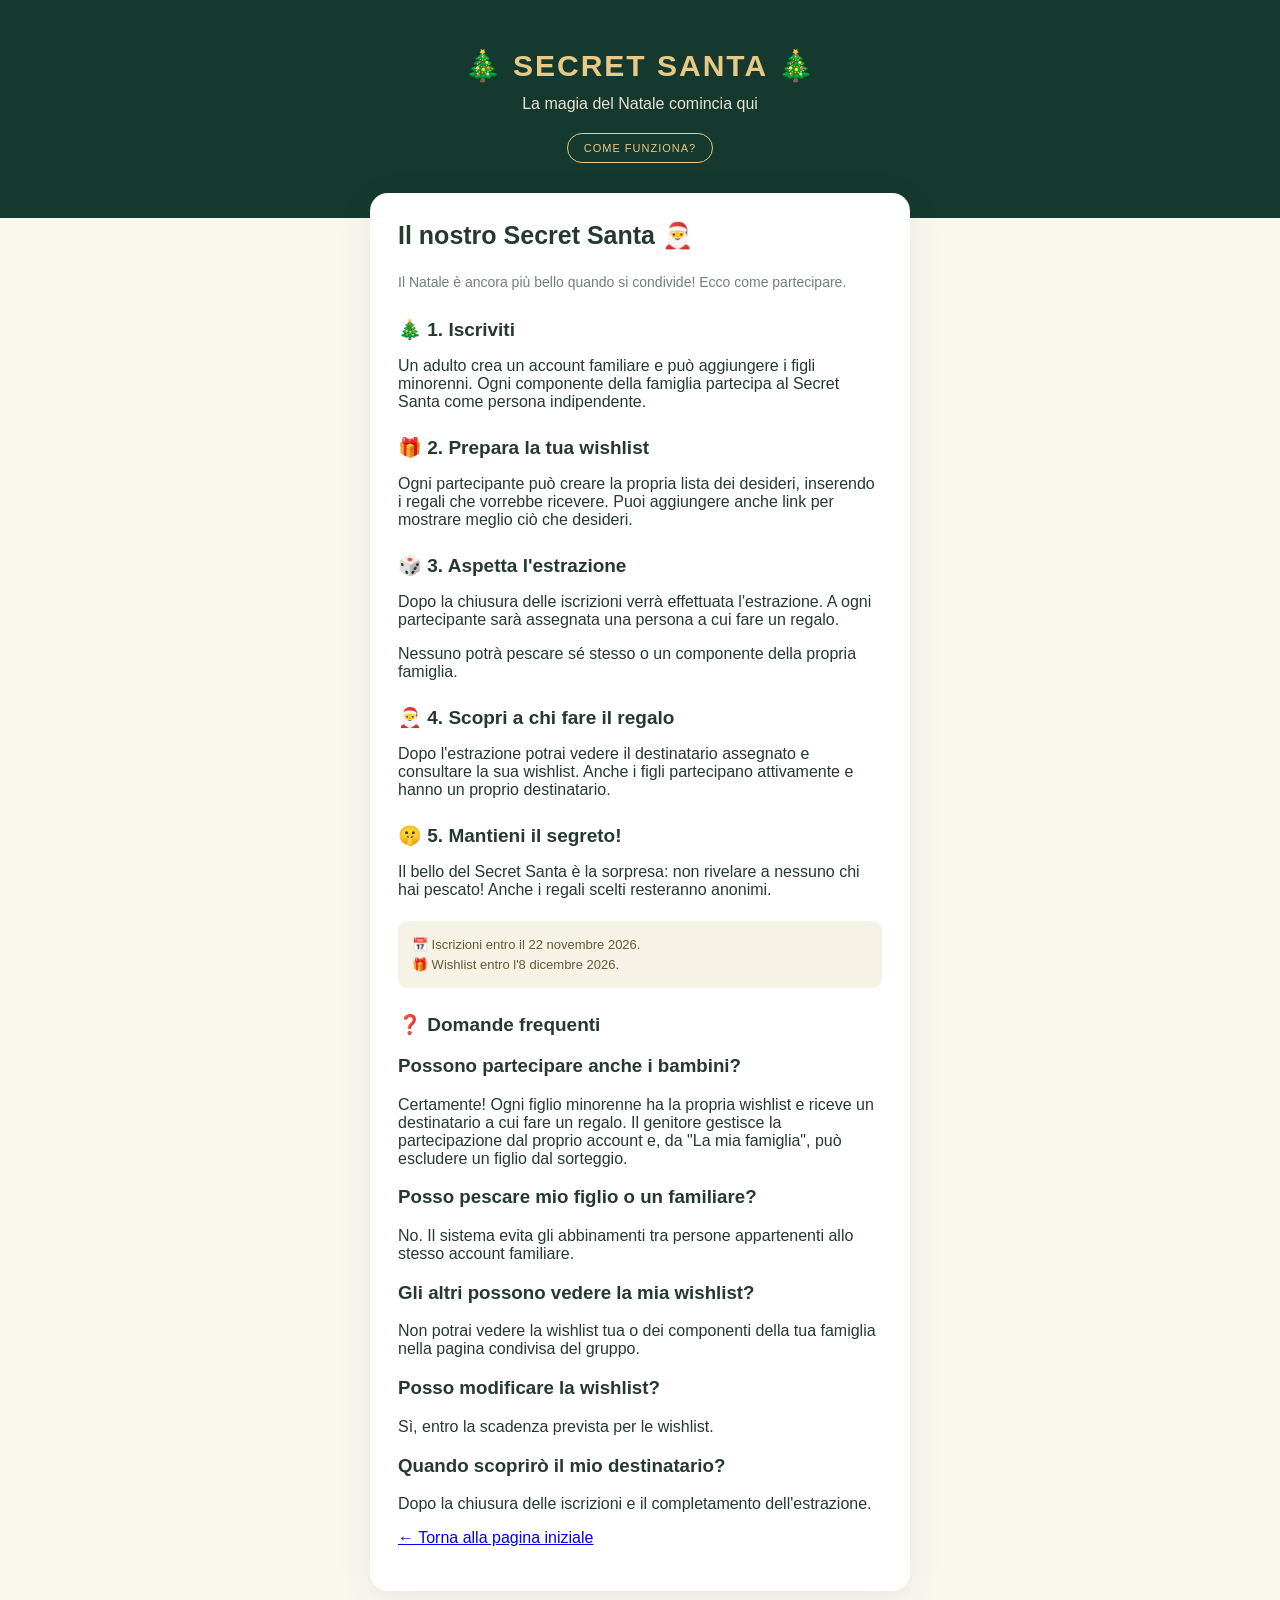
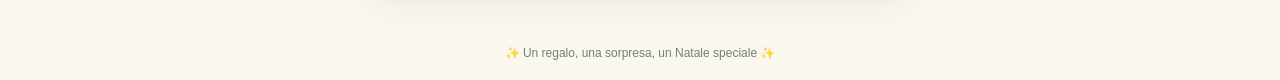
<file: come-funziona.html>
<!DOCTYPE html>
<html lang="it">
<head>
  <meta charset="UTF-8">
  <meta name="viewport" content="width=device-width, initial-scale=1">
  <meta name="theme-color" content="#15392e">
  <title>Come funziona? – Secret Santa 2026</title>
  <link rel="stylesheet" href="style.css">
</head>
<body>

  <header class="hero">
    <div class="brand">🎄 SECRET SANTA 🎄</div>
    <p>La magia del Natale comincia qui</p>
    <span class="status">COME FUNZIONA?</span>
  </header>

  <main class="container">
    <section class="panel">

      <h1>Il nostro Secret Santa 🎅</h1>
      <p class="intro">
        Il Natale è ancora più bello quando si condivide!
        Ecco come partecipare.
      </p>

      <section>
        <h2>🎄 1. Iscriviti</h2>
        <p>
          Un adulto crea un account familiare e può aggiungere
          i figli minorenni. Ogni componente della famiglia
          partecipa al Secret Santa come persona indipendente.
        </p>
      </section>

      <section>
        <h2>🎁 2. Prepara la tua wishlist</h2>
        <p>
          Ogni partecipante può creare la propria lista dei
          desideri, inserendo i regali che vorrebbe ricevere.
          Puoi aggiungere anche link per mostrare meglio
          ciò che desideri.
        </p>
      </section>

      <section>
        <h2>🎲 3. Aspetta l'estrazione</h2>
        <p>
          Dopo la chiusura delle iscrizioni verrà effettuata
          l'estrazione. A ogni partecipante sarà assegnata
          una persona a cui fare un regalo.
        </p>
        <p>
          Nessuno potrà pescare sé stesso o un componente
          della propria famiglia.
        </p>
      </section>

      <section>
        <h2>🎅 4. Scopri a chi fare il regalo</h2>
        <p>
          Dopo l'estrazione potrai vedere il destinatario
          assegnato e consultare la sua wishlist.
          Anche i figli partecipano attivamente e hanno
          un proprio destinatario.
        </p>
      </section>

      <section>
        <h2>🤫 5. Mantieni il segreto!</h2>
        <p>
          Il bello del Secret Santa è la sorpresa:
          non rivelare a nessuno chi hai pescato!
          Anche i regali scelti resteranno anonimi.
        </p>
      </section>

      <div class="notice">
        📅 Iscrizioni entro il 22 novembre 2026.<br>
        🎁 Wishlist entro l'8 dicembre 2026.
      </div>

      <h2>❓ Domande frequenti</h2>

      <section>
        <h3>Possono partecipare anche i bambini?</h3>
        <p>
          Certamente! Ogni figlio minorenne ha la propria
          wishlist e riceve un destinatario a cui fare un regalo.
          Il genitore gestisce la partecipazione dal proprio account e,
          da "La mia famiglia", può escludere un figlio dal sorteggio.
        </p>
      </section>

      <section>
        <h3>Posso pescare mio figlio o un familiare?</h3>
        <p>
          No. Il sistema evita gli abbinamenti tra persone
          appartenenti allo stesso account familiare.
        </p>
      </section>

      <section>
        <h3>Gli altri possono vedere la mia wishlist?</h3>
        <p>
          Non potrai vedere la wishlist tua o dei componenti
          della tua famiglia nella pagina condivisa del gruppo.
        </p>
      </section>

      <section>
        <h3>Posso modificare la wishlist?</h3>
        <p>
          Sì, entro la scadenza prevista per le wishlist.
        </p>
      </section>

      <section>
        <h3>Quando scoprirò il mio destinatario?</h3>
        <p>
          Dopo la chiusura delle iscrizioni e il completamento
          dell'estrazione.
        </p>
      </section>

      <p class="info-link">
        <a href="index.html">← Torna alla pagina iniziale</a>
      </p>

    </section>
  </main>

  <footer>
    ✨ Un regalo, una sorpresa, un Natale speciale ✨
  </footer>

  <script src="countdown.js?v=1" defer></script>
</body>
</html>
</file>
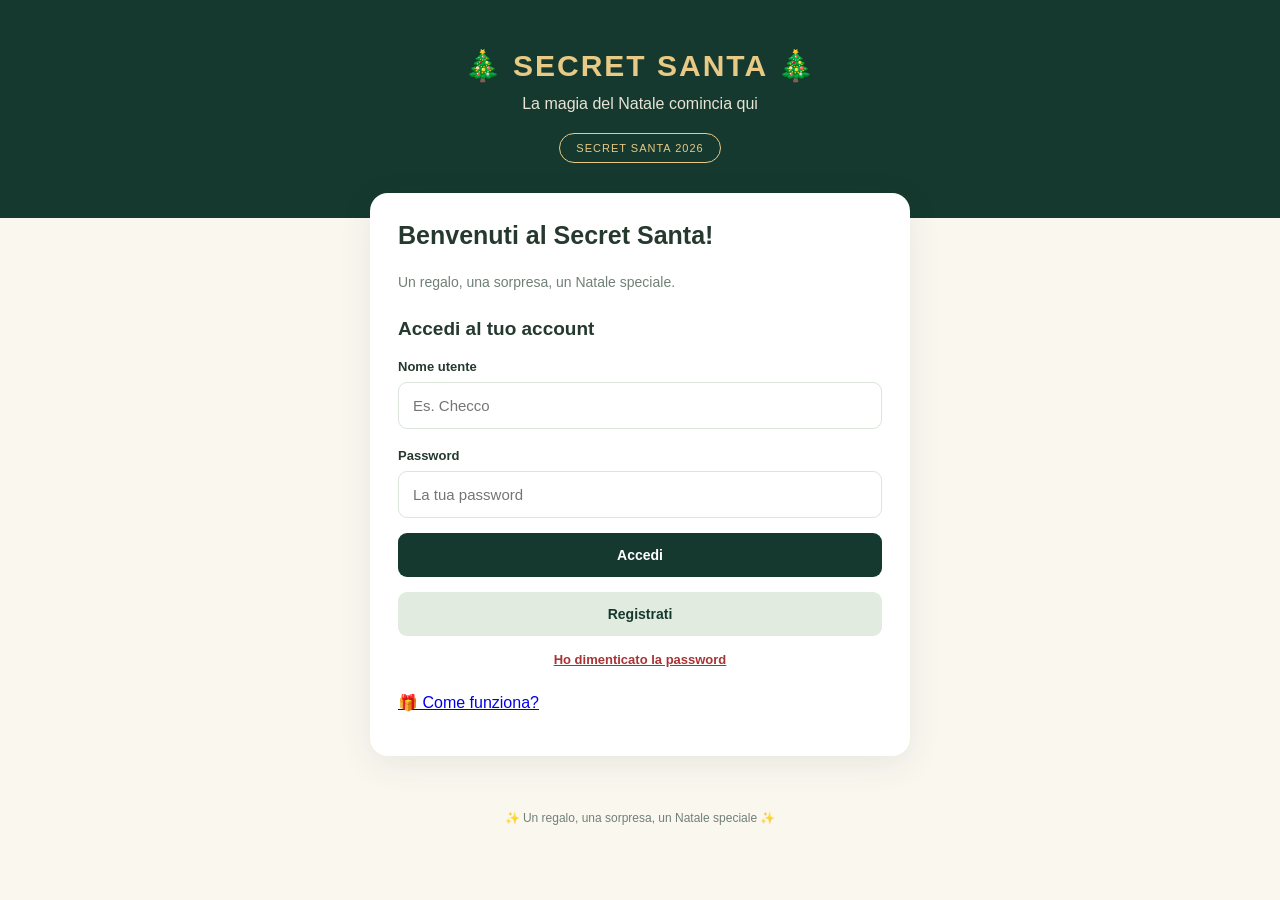
<file: famiglia.html>
<!DOCTYPE html>
<html lang="it">
<head>
  <meta charset="UTF-8">
  <meta name="viewport" content="width=device-width, initial-scale=1">
  <meta name="theme-color" content="#15392e">
  <title>La mia famiglia – Secret Santa 2026</title>
  <link rel="stylesheet" href="style.css">
  <style>
    .member-row {
      display: flex; align-items: center; gap: 10px;
      background: #fafaf7; border: 1px solid #e3e9df; border-radius: 12px;
      padding: 10px 14px; margin-top: 10px;
    }
    .member-row .name { flex: 1; overflow-wrap: anywhere; font-weight: bold; color: var(--green); }
    .member-row .kind { font-size: 12px; color: #718077; }
    .member-row button { margin: 0; width: auto; padding: 8px 12px; font-size: 13px; }
    .danger-zone { margin-top: 30px; padding-top: 6px; border-top: 1px solid #e3e9df; }
    .top-actions { font-size: 14px; }
  </style>
</head>
<body>
  <header class="hero">
    <div class="brand">🎄 SECRET SANTA 🎄</div>
    <p>La magia del Natale comincia qui</p>
    <span class="status">LA MIA FAMIGLIA</span>
  </header>

  <main class="container">
    <section class="panel">
      <div class="top-actions"><a href="home.html">← La mia pagina</a></div>

      <h1>La mia famiglia 👨‍👩‍👧</h1>
      <p class="intro">Qui puoi aggiungere o togliere i tuoi figli e scegliere se partecipano al sorteggio (se tolgono la spunta non pescano nessuno e nessuno li pesca).</p>

      <div id="drawNotice" class="notice" hidden>
        L'estrazione è già stata fatta, quindi non si può più cambiare la
        famiglia. Per aggiungere o togliere qualcuno l'amministratore
        deve prima resettare l'estrazione.
      </div>

      <div id="memberList"></div>

      <form id="addForm">
        <h2>Aggiungi un figlio</h2>
        <label for="childName">Nome e cognome</label>
        <input id="childName" type="text" maxlength="100" placeholder="Nome del figlio/a" required>
        <button type="submit" class="primary" id="addButton">Aggiungi</button>
      </form>

      <p id="message" aria-live="polite">Caricamento...</p>

      <div class="danger-zone" id="dangerZone" hidden>
        <h2>Elimina il mio account</h2>
        <p class="intro">
          Cancella il tuo account, i tuoi figli, le wishlist e i regali scelti.
          L'operazione non si può annullare.
        </p>
        <button type="button" id="deleteAccount" class="danger">Elimina il mio account</button>
      </div>
    </section>
  </main>

  <footer>✨ Un regalo, una sorpresa, un Natale speciale ✨</footer>

  <script src="common.js?v=2"></script>
  <script>
    const message = document.getElementById("message");
    const memberList = document.getElementById("memberList");
    const addForm = document.getElementById("addForm");
    const deleteAccountButton = document.getElementById("deleteAccount");

    function fail(error) {
      if (ssSessionExpired(error)) {
        sessionStorage.removeItem(SS_TOKEN_KEY);
        window.location.replace("index.html");
        return;
      }
      message.textContent = error.message;
    }

    function render(data) {
      memberList.replaceChildren();

      data.members.forEach(member => {
        const row = document.createElement("div");
        row.className = "member-row";

        const info = document.createElement("div");
        info.className = "name";
        info.textContent = member.display_name;
        const kind = document.createElement("div");
        kind.className = "kind";
        kind.textContent = member.participant_type === "minor" ? "figlio/a" : "tu";
        info.appendChild(kind);
        row.appendChild(info);

        if (member.participant_type === "minor") {
          const toggle = document.createElement("label");
          toggle.className = "check-label";
          toggle.style.margin = "0";
          const box = document.createElement("input");
          box.type = "checkbox";
          box.checked = !member.excluded_from_draw;
          box.disabled = data.draw_done;
          box.addEventListener("change", () => setExcluded(member, !box.checked, box));
          toggle.append(box, " Partecipa al sorteggio");
          info.appendChild(toggle);

          const remove = document.createElement("button");
          remove.type = "button";
          remove.className = "danger";
          remove.textContent = "Togli";
          remove.disabled = data.draw_done;
          remove.addEventListener("click", () => removeChild(member, remove));
          row.appendChild(remove);
        }
        memberList.appendChild(row);
      });

      document.getElementById("drawNotice").hidden = !data.draw_done;
      addForm.querySelectorAll("input, button").forEach(el => { el.disabled = data.draw_done; });
      // l'amministratore non può eliminare il proprio account
      document.getElementById("dangerZone").hidden = data.role === "admin";
      deleteAccountButton.disabled = data.draw_done;
    }

    async function load(notice) {
      try {
        render(await ssApi("my_family"));
        message.textContent = notice || "";
      } catch (error) {
        fail(error);
      }
    }

    async function setExcluded(member, excluded, box) {
      box.disabled = true;
      try {
        await ssApi("set_child_excluded", { participant_id: member.id, excluded });
        await load(member.display_name + (excluded
          ? " non partecipa al sorteggio."
          : " partecipa al sorteggio."));
      } catch (error) {
        message.textContent = error.message;
        box.checked = !excluded;
        box.disabled = false;
      }
    }

    async function removeChild(member, button) {
      if (!confirm('Togliere "' + member.display_name + '"? Verranno cancellate anche le sue wishlist.')) return;
      button.disabled = true;
      try {
        const result = await ssApi("remove_child", { participant_id: member.id });
        await load(result.message);
      } catch (error) {
        message.textContent = error.message;
        button.disabled = false;
      }
    }

    addForm.addEventListener("submit", async event => {
      event.preventDefault();
      const input = document.getElementById("childName");
      const button = document.getElementById("addButton");
      button.disabled = true;
      try {
        const result = await ssApi("add_child", { name: input.value.trim() });
        input.value = "";
        await load(result.message);
      } catch (error) {
        message.textContent = error.message;
        button.disabled = false;
      }
    });

    deleteAccountButton.addEventListener("click", async () => {
      if (!confirm("Eliminare definitivamente il tuo account, i tuoi figli, le wishlist e i regali scelti? Non si può annullare.")) return;
      if (!confirm("Sei proprio sicuro/a? Dopo non potrai più accedere con questo account.")) return;
      deleteAccountButton.disabled = true;
      try {
        await ssApi("delete_my_account");
        sessionStorage.removeItem(SS_TOKEN_KEY);
        alert("Il tuo account è stato eliminato.");
        window.location.replace("index.html");
      } catch (error) {
        message.textContent = error.message;
        deleteAccountButton.disabled = false;
      }
    });

    (async function init() {
      if (!ssToken()) { window.location.replace("index.html"); return; }
      await load();
    })();
  </script>
  <script src="countdown.js?v=1" defer></script>
</body>
</html>
</file>
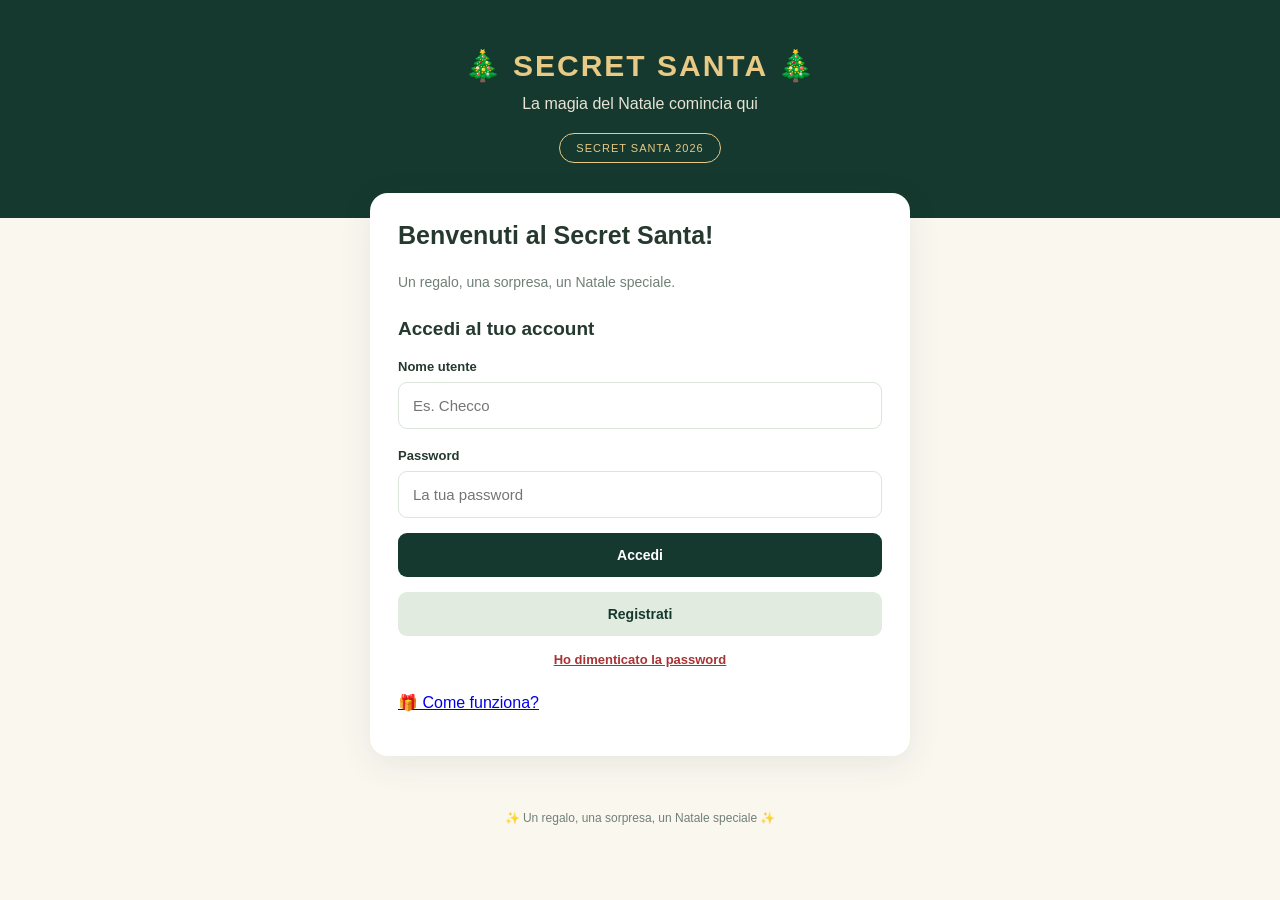
<file: home.html>
<!DOCTYPE html>
<html lang="it">
<head>
  <meta charset="UTF-8">
  <meta name="viewport" content="width=device-width, initial-scale=1">
  <meta name="theme-color" content="#15392e">
  <title>La mia pagina – Secret Santa 2026</title>
  <link rel="stylesheet" href="style.css">
</head>
<body>
  <header class="hero">
    <div class="brand">🎄 SECRET SANTA 🎄</div>
    <p>La magia del Natale comincia qui</p>
    <span class="status">LA MIA PAGINA</span>
  </header>

  <main class="container">
    <section class="panel">
      <h1 id="welcome">Benvenuto!</h1>
      <p class="intro" id="participantsInfo">Caricamento...</p>

      <div class="nav-links">
        <a class="nav-link primary-link" href="partecipanti.html">🎅 Partecipanti e regali</a>
        <a class="nav-link" href="wishlist.html">🎁 La mia wishlist</a>
        <a class="nav-link" href="famiglia.html">👨‍👩‍👧 La mia famiglia</a>
        <a class="nav-link" href="password.html">🔑 Modifica password</a>
        <a class="nav-link" id="revealLink" href="#" hidden>🎅 Rivelazione dei Secret Santa</a>
        <a class="nav-link" href="secret-santa.html">🤫 Il nostro Secret Santa</a>
        <a class="nav-link" id="adminLink" href="admin.html" hidden>⚙️ Pannello amministratore<span class="dot" id="adminDot" title="Richieste di reset password" hidden></span></a>
      </div>

      <p id="message" aria-live="polite"></p>

      <button type="button" id="logoutButton" class="logout-button">Esci</button>
    </section>
  </main>

  <footer>✨ Un regalo, una sorpresa, un Natale speciale ✨</footer>

  <script src="common.js?v=2"></script>
  <script>
    document.getElementById("logoutButton").addEventListener("click", ssLogout);

    // --- Rivelazione dei Secret Santa (dal 25 dicembre, ore 00:00) ---
    const REVEAL_AT = Date.parse("2026-12-25T00:00:00+01:00");

    function storageGet(storage, key) {
      try { return storage.getItem(key); } catch { return null; }
    }
    function storageSet(storage, key, value) {
      try { storage.setItem(key, value); } catch { /* facoltativo */ }
    }

    function showReveal(data, myNames) {
      const overlay = document.createElement("div");
      overlay.className = "reveal-overlay";
      const box = document.createElement("div");
      box.className = "reveal-box";

      const title = document.createElement("h2");
      title.textContent = "🎅 Ecco i Secret Santa!";
      box.appendChild(title);

      data.pairs.forEach(pair => {
        const row = document.createElement("div");
        row.className = "reveal-pair" + (myNames.has(pair.giver) || myNames.has(pair.receiver) ? " mine" : "");
        row.textContent = "🎅 " + pair.giver + "  →  🎁 " + pair.receiver;
        box.appendChild(row);
      });

      const label = document.createElement("label");
      label.className = "check-label";
      const check = document.createElement("input");
      check.type = "checkbox";
      label.append(check, " Non mostrare più");
      box.appendChild(label);

      const close = document.createElement("button");
      close.type = "button";
      close.className = "primary";
      close.textContent = "Chiudi";
      close.addEventListener("click", () => {
        if (check.checked) storageSet(localStorage, "ss_reveal_hide_" + data.account_id, "1");
        storageSet(sessionStorage, "ss_reveal_closed", "1");
        overlay.remove();
      });
      box.appendChild(close);

      overlay.appendChild(box);
      document.body.appendChild(overlay);
    }

    async function maybeReveal(participants) {
      if (Date.now() < REVEAL_AT) return;
      try {
        const data = await ssApi("reveal_secret_santas");
        if (!data.pairs.length) return;
        const myNames = new Set(participants.map(p => p.display_name));
        const link = document.getElementById("revealLink");
        link.hidden = false;
        link.addEventListener("click", event => { event.preventDefault(); showReveal(data, myNames); });

        const hidden = storageGet(localStorage, "ss_reveal_hide_" + data.account_id) === "1";
        const closed = storageGet(sessionStorage, "ss_reveal_closed") === "1";
        if (!hidden && !closed) showReveal(data, myNames);
      } catch { /* la rivelazione non è disponibile */ }
    }

    async function init() {
      if (!ssToken()) {
        window.location.replace("index.html");
        return;
      }

      try {
        const data = await ssApi("whoami");
        document.getElementById("welcome").textContent =
          "Ciao, " + data.account.login_name + "! 👋";
        document.getElementById("participantsInfo").textContent =
          "Partecipanti associati a questo account: " +
          data.participants.map(p => p.display_name).join(", ");

        maybeReveal(data.participants);

        if (data.account.role === "admin") {
          document.getElementById("adminLink").hidden = false;
          document.getElementById("adminDot").hidden = !(data.pending_reset_count > 0);
        }
      } catch (error) {
        if (ssSessionExpired(error) || (error.data && error.data.must_reset_password)) {
          sessionStorage.removeItem(SS_TOKEN_KEY);
          window.location.replace("index.html");
          return;
        }
        document.getElementById("participantsInfo").textContent = "";
        document.getElementById("message").textContent = error.message;
      }
    }

    init();
  </script>
  <script src="countdown.js?v=1" defer></script>
</body>
</html>
</file>
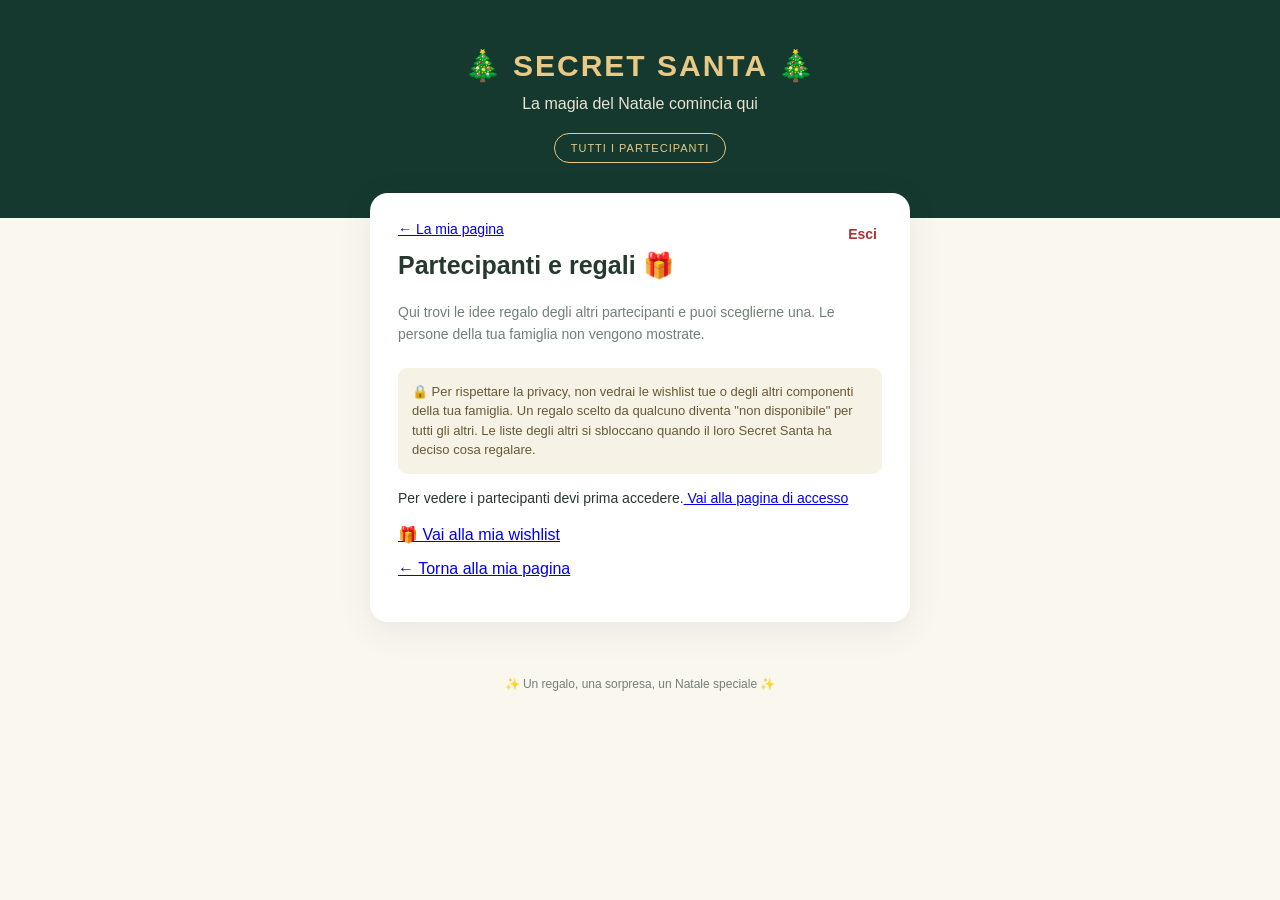
<file: partecipanti.html>
<!DOCTYPE html>
<html lang="it">
<head>
  <meta charset="UTF-8">
  <meta name="viewport" content="width=device-width, initial-scale=1">
  <meta name="theme-color" content="#15392e">
  <title>Tutti i partecipanti – Secret Santa 2026</title>
  <link rel="stylesheet" href="style.css">
  <style>
    .participant-card {
      background: #fafaf7;
      border: 1px solid #e3e9df;
      padding: 16px;
      border-radius: 12px;
      margin-top: 15px;
    }
    .participant-card h2 {
      color: var(--green);
      margin: 0 0 10px;
      font-size: 18px;
    }
    .participant-gift {
      display: flex;
      align-items: flex-start;
      gap: 8px;
      padding: 9px 0;
      border-top: 1px solid #e8ece6;
      font-size: 14px;
      line-height: 1.45;
    }
    .participant-gift .gift-name {
      flex: 1;
      min-width: 0;
      overflow-wrap: anywhere;
    }
    .participant-gift a {
      flex: 0 0 auto;
      white-space: nowrap;
      color: var(--green-light);
      font-size: 13px;
    }
    .santa-box {
      background: #f6f2e6;
      border: 1px solid #e8c985;
      border-radius: 12px;
      padding: 16px;
      margin-top: 20px;
    }
    .santa-box h2 { margin: 0 0 8px; font-size: 18px; }
    .santa-box ul { margin: 0; padding-left: 20px; line-height: 1.7; font-size: 14px; }
    .participant-card.is-recipient {
      border: 2px solid var(--gold);
      background: #fffbee;
    }
    .badge {
      display: inline-block;
      font-size: 11px;
      font-weight: bold;
      padding: 3px 9px;
      border-radius: 20px;
      background: var(--gold);
      color: var(--green);
      margin-left: 6px;
      vertical-align: middle;
    }
    .gift-state { flex: 0 0 auto; font-size: 13px; }
    .gift-state button { margin-top: 0; width: auto; padding: 7px 11px; font-size: 13px; }
    .taken-label { color: #8a8a8a; font-style: italic; }
    .mine-label { color: var(--green-light); font-weight: bold; }
    .participant-gift.is-taken .gift-name { color: #9aa39d; text-decoration: line-through; }
    .locked-note {
      font-size: 13px; color: #675936; background: #f6f2e6;
      padding: 10px; border-radius: 8px; margin: 0 0 8px;
    }
    .participant-gift { flex-wrap: wrap; }
    .participant-gift .gift-state { margin-left: auto; }
    .top-actions { display: flex; justify-content: space-between; gap: 10px; margin-bottom: 4px; }
    .top-actions a { font-size: 14px; }
    .top-actions button { margin: 0; }

      color: #718077;
      font-size: 14px;
      font-style: italic;
    }
  </style>
</head>
<body>
  <header class="hero">
    <div class="brand">🎄 SECRET SANTA 🎄</div>
    <p>La magia del Natale comincia qui</p>
    <span class="status">TUTTI I PARTECIPANTI</span>
  </header>

  <main class="container">
    <section class="panel">
      <div class="top-actions">
        <a href="home.html">← La mia pagina</a>
        <button type="button" id="logoutButton" class="remove">Esci</button>
      </div>

      <h1>Partecipanti e regali 🎁</h1>
      <p class="intro">
        Qui trovi le idee regalo degli altri partecipanti e puoi sceglierne una.
        Le persone della tua famiglia non vengono mostrate.
      </p>

      <section id="santaBox" class="santa-box" hidden>
        <h2>🎅 Il tuo Secret Santa</h2>
        <ul id="santaList"></ul>
      </section>

      <div class="notice">
        🔒 Per rispettare la privacy, non vedrai le wishlist tue o degli altri componenti della tua famiglia.
        Un regalo scelto da qualcuno diventa "non disponibile" per tutti gli altri.
        Le liste degli altri si sbloccano quando il loro Secret Santa ha deciso cosa regalare.
      </div>

      <p id="message" aria-live="polite">Caricamento delle wishlist...</p>
      <div id="participantsList"></div>

      <p class="info-link">
        <a href="wishlist.html">🎁 Vai alla mia wishlist</a>
      </p>
      <p class="info-link">
        <a href="home.html">← Torna alla mia pagina</a>
      </p>
    </section>
  </main>

  <footer>
    ✨ Un regalo, una sorpresa, un Natale speciale ✨
  </footer>

  <script src="common.js?v=2"></script>
  <script>
    const message = document.getElementById("message");
    const participantsList = document.getElementById("participantsList");
    const santaBox = document.getElementById("santaBox");
    const santaList = document.getElementById("santaList");

    document.getElementById("logoutButton").addEventListener("click", ssLogout);

    function addLoginLink(text) {
      const loginLink = document.createElement("a");
      loginLink.href = "index.html";
      loginLink.textContent = text;
      message.appendChild(loginLink);
    }

    // In alto: a chi devo fare il regalo (per ciascun partecipante del mio account)
    function renderSanta(assignments) {
      santaList.replaceChildren();
      santaBox.hidden = false;

      if (!assignments.length || assignments.every(a => !a.receiver_name)) {
        const item = document.createElement("li");
        item.textContent = "L'estrazione non è ancora stata effettuata: appena sarà fatta, qui vedrai a chi devi fare il regalo.";
        item.style.listStyle = "none";
        item.style.marginLeft = "-20px";
        santaList.appendChild(item);
        return;
      }

      assignments.forEach(a => {
        if (!a.receiver_name) return;
        const item = document.createElement("li");
        const who = assignments.length > 1 ? a.giver_name + ": " : "Devi fare il regalo a ";
        item.append(who);
        const link = document.createElement("a");
        link.href = "#p-" + a.receiver_participant_id;
        const strong = document.createElement("strong");
        strong.textContent = a.receiver_name;
        link.appendChild(strong);
        item.appendChild(link);
        santaList.appendChild(item);
      });
    }

    async function selectGift(participant, gift) {
      const ok = confirm(
        'Vuoi scegliere "' + gift.name + '" per ' + participant.display_name + '?\n\n' +
        'Dopo la conferma il regalo diventerà "non disponibile" per tutti gli altri.'
      );
      if (!ok) return;

      try {
        message.textContent = "Salvataggio in corso...";
        await ssApi("select_gift", {
          participant_id: participant.participant_id,
          gift_key: gift.gift_key
        });
        await loadWishlists("Regalo selezionato: ora è non disponibile per gli altri.");
      } catch (error) {
        await loadWishlists(error.message);
      }
    }

    async function releaseGift(participant, gift) {
      if (!confirm('Vuoi annullare la scelta di "' + gift.name + '"? Tornerà disponibile per gli altri.')) return;

      try {
        message.textContent = "Salvataggio in corso...";
        await ssApi("release_gift", {
          participant_id: participant.participant_id,
          gift_key: gift.gift_key
        });
        await loadWishlists("Selezione annullata.");
      } catch (error) {
        await loadWishlists(error.message);
      }
    }

    function renderParticipants(wishlists) {
      participantsList.replaceChildren();

      wishlists.forEach(participant => {
        const card = document.createElement("section");
        card.className = "participant-card" + (participant.is_my_recipient ? " is-recipient" : "");
        card.id = "p-" + participant.participant_id;

        const title = document.createElement("h2");
        title.textContent = participant.display_name;
        if (participant.is_my_recipient) {
          const badge = document.createElement("span");
          badge.className = "badge";
          badge.textContent = "🎅 Il tuo Secret Santa";
          title.appendChild(badge);
        }
        card.appendChild(title);

        if (!participant.can_select && participant.blocked_reason) {
          const locked = document.createElement("p");
          locked.className = "locked-note";
          locked.textContent = "🔒 " + participant.blocked_reason;
          card.appendChild(locked);
        }

        if (!participant.gifts || participant.gifts.length === 0) {
          const empty = document.createElement("p");
          empty.className = "empty-list";
          empty.textContent = "Nessun regalo inserito per ora.";
          card.appendChild(empty);
        } else {
          participant.gifts.forEach(gift => {
            const row = document.createElement("div");
            row.className = "participant-gift" + (gift.status === "taken" ? " is-taken" : "");

            const name = document.createElement("span");
            name.className = "gift-name";
            name.textContent = "🎁 " + gift.name;
            row.appendChild(name);

            if (gift.url) {
              const link = document.createElement("a");
              link.href = gift.url;
              link.target = "_blank";
              link.rel = "noopener noreferrer";
              link.textContent = "Apri link";
              row.appendChild(link);
            }

            const state = document.createElement("span");
            state.className = "gift-state";

            if (gift.status === "taken") {
              state.className += " taken-label";
              state.textContent = gift.is_secret_santa_pick
                ? "Già scelto dal Secret Santa"
                : "Non disponibile";
            } else if (gift.status === "mine") {
              const label = document.createElement("span");
              label.className = "mine-label";
              label.textContent = "✓ Scelto da te ";
              const undo = document.createElement("button");
              undo.type = "button";
              undo.className = "secondary";
              undo.textContent = "Annulla";
              undo.addEventListener("click", () => releaseGift(participant, gift));
              state.append(label, undo);
            } else if (participant.can_select) {
              const pick = document.createElement("button");
              pick.type = "button";
              pick.className = "primary";
              pick.textContent = "Scelgo questo";
              pick.addEventListener("click", () => selectGift(participant, gift));
              state.appendChild(pick);
            } else {
              state.className += " taken-label";
              state.textContent = "Non ancora selezionabile";
            }

            row.appendChild(state);
            card.appendChild(row);
          });
        }

        participantsList.appendChild(card);
      });
    }

    async function loadWishlists(notice) {
      if (!ssToken()) {
        message.textContent = "Per vedere i partecipanti devi prima accedere.";
        addLoginLink(" Vai alla pagina di accesso");
        return;
      }

      try {
        const result = await ssApi("public_wishlists");
        renderSanta(result.my_assignments || []);
        renderParticipants(result.wishlists || []);
        message.textContent = notice ||
          ((result.wishlists || []).length
            ? "Ecco gli altri partecipanti."
            : "Al momento non ci sono altri partecipanti registrati.");
      } catch (error) {
        message.textContent = error.message;
        if (ssSessionExpired(error)) addLoginLink(" Accedi di nuovo");
      }
    }

    loadWishlists();
  </script>
  <script src="countdown.js?v=1" defer></script>
</body>
</html>
</file>
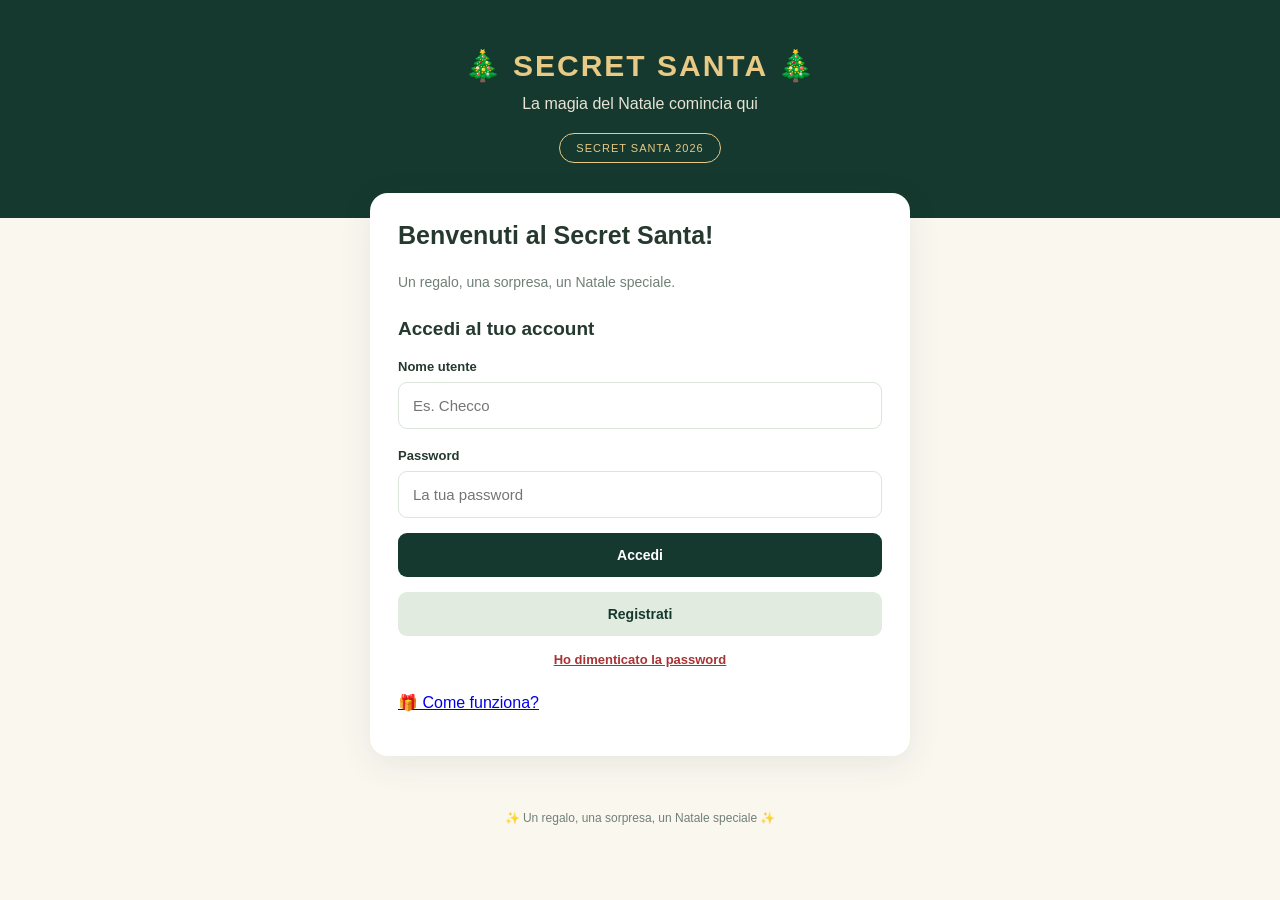
<file: password.html>
<!DOCTYPE html>
<html lang="it">
<head>
  <meta charset="UTF-8">
  <meta name="viewport" content="width=device-width, initial-scale=1">
  <meta name="theme-color" content="#15392e">
  <title>Modifica password – Secret Santa 2026</title>
  <link rel="stylesheet" href="style.css">
</head>
<body>
  <header class="hero">
    <div class="brand">🎄 SECRET SANTA 🎄</div>
    <p>La magia del Natale comincia qui</p>
    <span class="status">MODIFICA PASSWORD</span>
  </header>

  <main class="container">
    <section class="panel">
      <p><a href="home.html">← La mia pagina</a></p>
      <h1>Modifica password 🔑</h1>

      <form id="passwordForm">
        <label for="currentPassword">Password attuale</label>
        <input id="currentPassword" type="password" autocomplete="current-password" required>

        <label for="newPassword">Nuova password</label>
        <input id="newPassword" type="password" minlength="6" maxlength="128"
          placeholder="Almeno 6 caratteri" autocomplete="new-password" required>

        <label for="confirmPassword">Ripeti la nuova password</label>
        <input id="confirmPassword" type="password" minlength="6" maxlength="128"
          autocomplete="new-password" required>

        <button type="submit" class="primary" id="saveButton">Salva nuova password</button>
      </form>

      <p id="message" aria-live="polite"></p>
    </section>
  </main>

  <footer>✨ Un regalo, una sorpresa, un Natale speciale ✨</footer>

  <script src="common.js?v=2"></script>
  <script>
    const message = document.getElementById("message");
    const form = document.getElementById("passwordForm");

    if (!ssToken()) window.location.replace("index.html");

    form.addEventListener("submit", async event => {
      event.preventDefault();
      const current = document.getElementById("currentPassword").value;
      const next = document.getElementById("newPassword").value;
      const confirmation = document.getElementById("confirmPassword").value;

      if (next !== confirmation) {
        message.textContent = "Le due nuove password non coincidono.";
        return;
      }
      if (next === current) {
        message.textContent = "La nuova password deve essere diversa da quella attuale.";
        return;
      }

      const button = document.getElementById("saveButton");
      button.disabled = true;
      message.textContent = "Salvataggio in corso...";
      try {
        const result = await ssApi("change_my_password", {
          current_password: current,
          new_password: next
        });
        form.reset();
        message.textContent = result.message + " ✓";
      } catch (error) {
        if (error.status === 401) {
          sessionStorage.removeItem(SS_TOKEN_KEY);
          window.location.replace("index.html");
          return;
        }
        message.textContent = error.message;
      } finally {
        button.disabled = false;
      }
    });
  </script>
  <script src="countdown.js?v=1" defer></script>
</body>
</html>
</file>
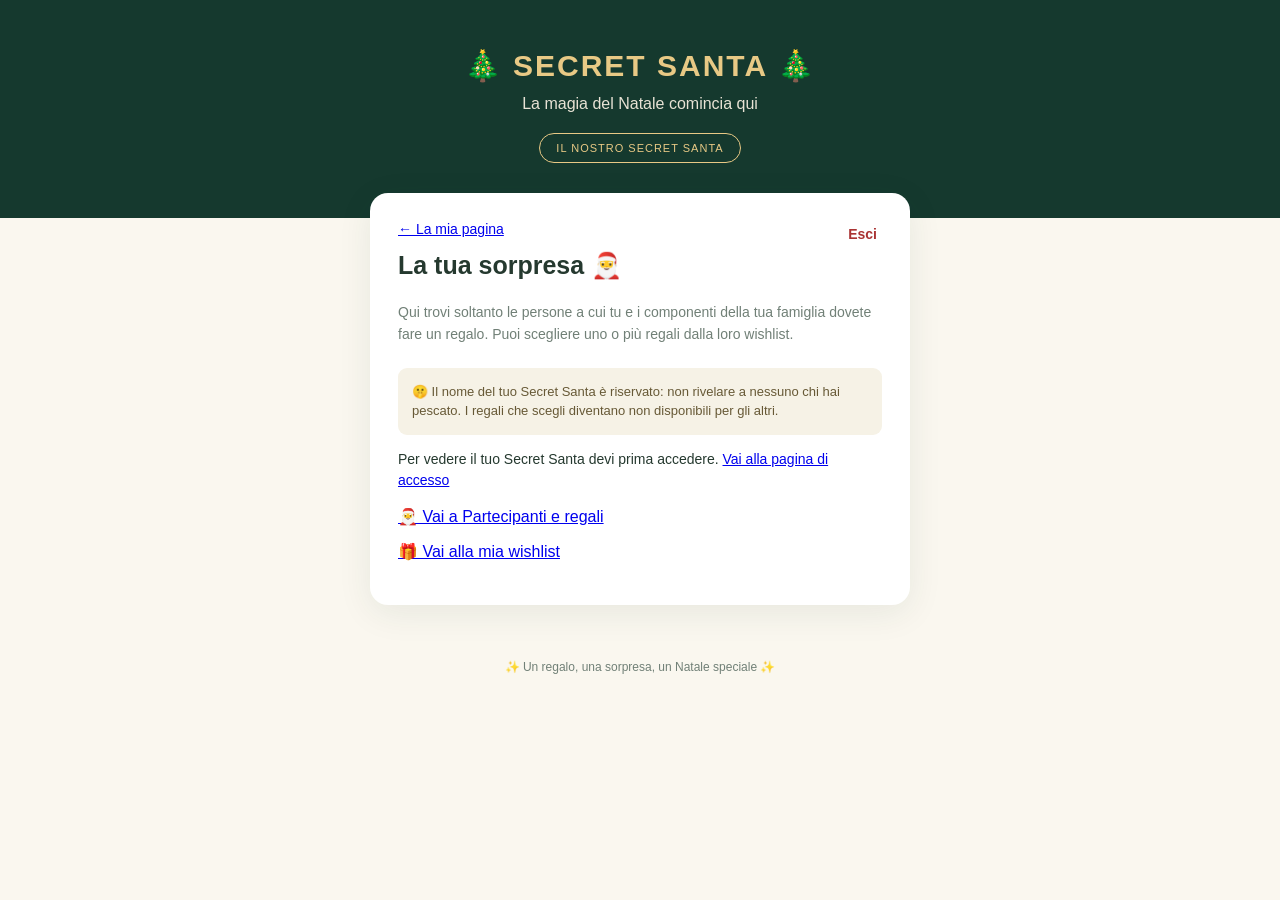
<file: secret-santa.html>
<!DOCTYPE html>
<html lang="it">
<head>
  <meta charset="UTF-8">
  <meta name="viewport" content="width=device-width, initial-scale=1">
  <meta name="theme-color" content="#15392e">
  <title>Il nostro Secret Santa 2026</title>
  <link rel="stylesheet" href="style.css">
  <style>
    .recipient-card {
      background: #fffbee;
      border: 2px solid var(--gold);
      padding: 16px;
      border-radius: 12px;
      margin-top: 15px;
    }
    .recipient-card h2 {
      color: var(--green);
      margin: 0 0 8px;
      font-size: 18px;
    }
    .recipient-for {
      color: #718077;
      font-size: 13px;
      margin: 0 0 10px;
    }
    .recipient-gift {
      display: flex;
      align-items: flex-start;
      flex-wrap: wrap;
      gap: 8px;
      padding: 9px 0;
      border-top: 1px solid #e8ece6;
      font-size: 14px;
      line-height: 1.45;
    }
    .recipient-gift .gift-name {
      flex: 1;
      min-width: 0;
      overflow-wrap: anywhere;
    }
    .recipient-gift a {
      flex: 0 0 auto;
      white-space: nowrap;
      color: var(--green-light);
      font-size: 13px;
    }
    .gift-state {
      flex: 0 0 auto;
      margin-left: auto;
      font-size: 13px;
    }
    .gift-state button {
      margin-top: 0;
      width: auto;
      padding: 7px 11px;
      font-size: 13px;
    }
    .taken-label { color: #8a8a8a; font-style: italic; }
    .mine-label { color: var(--green-light); font-weight: bold; }
    .recipient-gift.is-taken .gift-name {
      color: #9aa39d;
      text-decoration: line-through;
    }
    .top-actions {
      display: flex;
      justify-content: space-between;
      gap: 10px;
      margin-bottom: 4px;
    }
    .top-actions a { font-size: 14px; }
    .top-actions button { margin: 0; }
  </style>
</head>
<body>
  <header class="hero">
    <div class="brand">🎄 SECRET SANTA 🎄</div>
    <p>La magia del Natale comincia qui</p>
    <span class="status">IL NOSTRO SECRET SANTA</span>
  </header>

  <main class="container">
    <section class="panel">
      <div class="top-actions">
        <a href="home.html">← La mia pagina</a>
        <button type="button" id="logoutButton" class="remove">Esci</button>
      </div>

      <h1>La tua sorpresa 🎅</h1>
      <p class="intro">
        Qui trovi soltanto le persone a cui tu e i componenti della tua famiglia
        dovete fare un regalo. Puoi scegliere uno o più regali dalla loro wishlist.
      </p>

      <div class="notice">
        🤫 Il nome del tuo Secret Santa è riservato: non rivelare a nessuno
        chi hai pescato. I regali che scegli diventano non disponibili per gli altri.
      </div>

      <p id="message" aria-live="polite">Caricamento...</p>
      <div id="recipientsList"></div>

      <p class="info-link">
        <a href="partecipanti.html">🎅 Vai a Partecipanti e regali</a>
      </p>
      <p class="info-link">
        <a href="wishlist.html">🎁 Vai alla mia wishlist</a>
      </p>
    </section>
  </main>

  <footer>✨ Un regalo, una sorpresa, un Natale speciale ✨</footer>

  <script src="common.js?v=2"></script>
  <script>
    const message = document.getElementById("message");
    const recipientsList = document.getElementById("recipientsList");

    document.getElementById("logoutButton").addEventListener("click", ssLogout);

    function addLoginLink(text) {
      const link = document.createElement("a");
      link.href = "index.html";
      link.textContent = text;
      message.appendChild(link);
    }

    async function selectGift(participant, gift) {
      if (!confirm(
        'Vuoi scegliere "' + gift.name + '" per ' + participant.display_name + '?\n\n' +
        'Il regalo diventerà non disponibile per gli altri.'
      )) return;

      try {
        message.textContent = "Salvataggio in corso...";
        await ssApi("select_gift", {
          participant_id: participant.participant_id,
          gift_key: gift.gift_key
        });
        await loadWishlists("Regalo selezionato! La scelta è stata salvata.");
      } catch (error) {
        await loadWishlists(error.message);
      }
    }

    async function releaseGift(participant, gift) {
      if (!confirm('Vuoi annullare la scelta di "' + gift.name + '"?')) return;

      try {
        message.textContent = "Salvataggio in corso...";
        await ssApi("release_gift", {
          participant_id: participant.participant_id,
          gift_key: gift.gift_key
        });
        await loadWishlists("Selezione annullata: il regalo è di nuovo disponibile.");
      } catch (error) {
        await loadWishlists(error.message);
      }
    }

    function renderRecipients(wishlists, assignments) {
      recipientsList.replaceChildren();

      const assignedIds = new Set(
        (assignments || [])
          .map(item => item.receiver_participant_id)
          .filter(Boolean)
      );
      const myRecipients = (wishlists || []).filter(
        participant => assignedIds.has(participant.participant_id)
      );

      if (!assignments || assignments.length === 0 ||
          assignments.every(item => !item.receiver_participant_id)) {
        message.textContent =
          "L'estrazione non è ancora stata effettuata. Quando sarà pronta, qui vedrai soltanto il tuo Secret Santa.";
        return;
      }

      if (myRecipients.length === 0) {
        message.textContent = "Non è stato possibile caricare la wishlist del tuo destinatario. Riprova tra poco.";
        return;
      }

      myRecipients.forEach(participant => {
        const card = document.createElement("section");
        card.className = "recipient-card";

        const title = document.createElement("h2");
        title.textContent = "🎅 " + participant.display_name;
        card.appendChild(title);

        if (participant.recipient_for && participant.recipient_for.length) {
          const forWho = document.createElement("p");
          forWho.className = "recipient-for";
          forWho.textContent = participant.recipient_for.length > 1
            ? "Secret Santa di: " + participant.recipient_for.join(", ")
            : "Secret Santa di: " + participant.recipient_for[0];
          card.appendChild(forWho);
        }

        if (!participant.gifts || participant.gifts.length === 0) {
          const empty = document.createElement("p");
          empty.textContent = "Questa persona non ha ancora inserito regali nella wishlist.";
          card.appendChild(empty);
        } else {
          participant.gifts.forEach(gift => {
            const row = document.createElement("div");
            row.className = "recipient-gift" + (gift.status === "taken" ? " is-taken" : "");

            const name = document.createElement("span");
            name.className = "gift-name";
            name.textContent = "🎁 " + gift.name;
            row.appendChild(name);

            if (gift.url) {
              const link = document.createElement("a");
              link.href = gift.url;
              link.target = "_blank";
              link.rel = "noopener noreferrer";
              link.textContent = "Apri link";
              row.appendChild(link);
            }

            const state = document.createElement("span");
            state.className = "gift-state";

            if (gift.status === "taken") {
              state.classList.add("taken-label");
              state.textContent = gift.is_secret_santa_pick
                ? "Già scelto dal Secret Santa"
                : "Non disponibile";
            } else if (gift.status === "mine") {
              const label = document.createElement("span");
              label.className = "mine-label";
              label.textContent = "✓ Scelto da te";
              const undo = document.createElement("button");
              undo.type = "button";
              undo.className = "secondary";
              undo.textContent = "Annulla";
              undo.addEventListener("click", () => releaseGift(participant, gift));
              state.append(label, undo);
            } else if (participant.can_select) {
              const pick = document.createElement("button");
              pick.type = "button";
              pick.className = "primary";
              pick.textContent = "Scelgo questo";
              pick.addEventListener("click", () => selectGift(participant, gift));
              state.appendChild(pick);
            } else {
              state.classList.add("taken-label");
              state.textContent = "Non ancora selezionabile";
            }

            row.appendChild(state);
            card.appendChild(row);
          });
        }

        recipientsList.appendChild(card);
      });

      message.textContent = myRecipients.length === 1
        ? "Questa è la wishlist del tuo Secret Santa."
        : "Queste sono le wishlist delle persone a cui la tua famiglia deve fare un regalo.";
    }

    async function loadWishlists(notice) {
      if (!ssToken()) {
        message.textContent = "Per vedere il tuo Secret Santa devi prima accedere. ";
        addLoginLink("Vai alla pagina di accesso");
        return;
      }

      try {
        const result = await ssApi("public_wishlists");
        renderRecipients(result.wishlists || [], result.my_assignments || []);
        if (notice) message.textContent = notice;
      } catch (error) {
        message.textContent = error.message;
        if (ssSessionExpired(error)) {
          sessionStorage.removeItem(SS_TOKEN_KEY);
          window.location.replace("index.html");
        }
      }
    }

    loadWishlists();
  </script>
  <script src="countdown.js?v=1" defer></script>
</body>
</html>
</file>
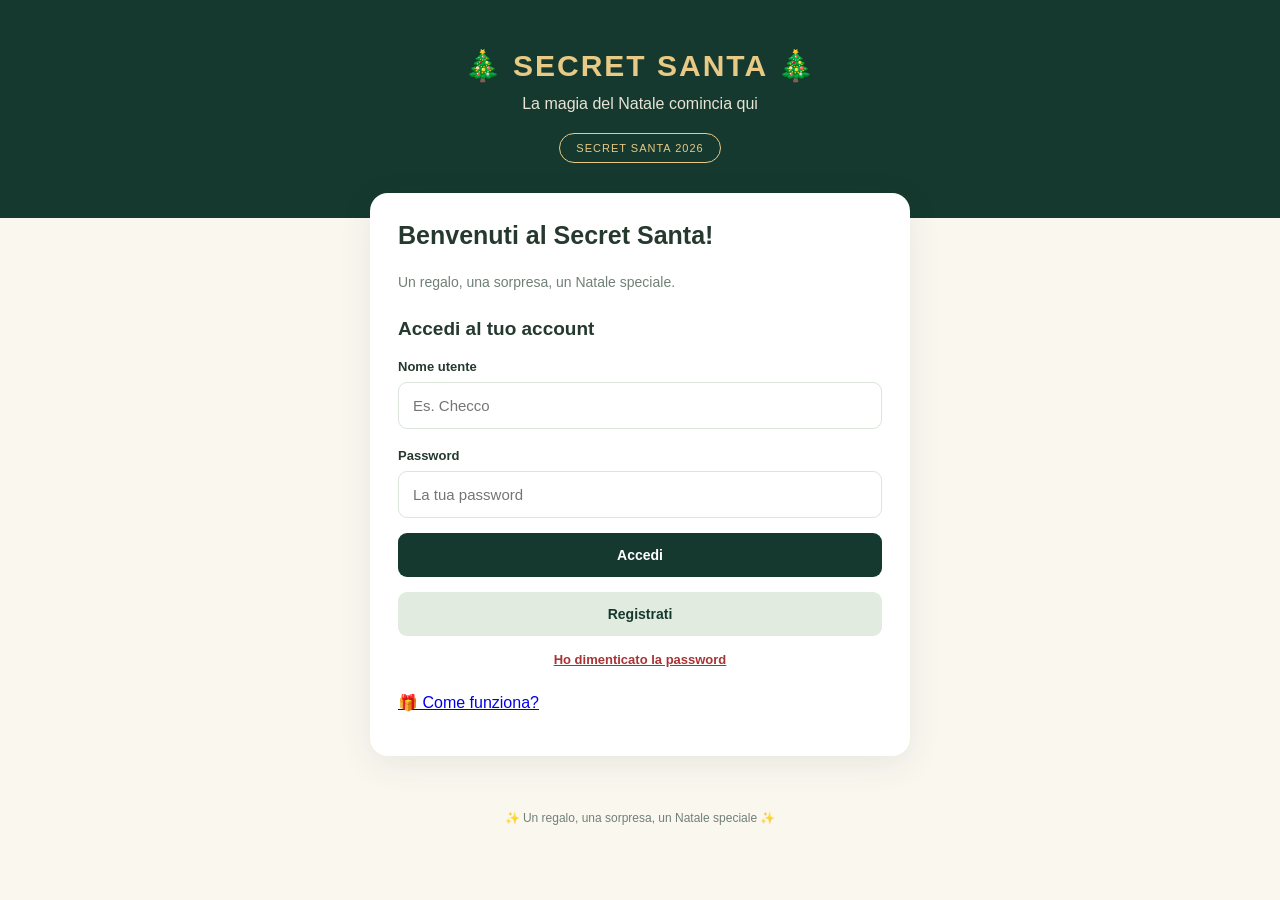
<file: wishlist.html>
<!DOCTYPE html>
<html lang="it">
<head>
  <meta charset="UTF-8">
  <meta name="viewport" content="width=device-width, initial-scale=1">
  <meta name="theme-color" content="#15392e">
  <title>La mia wishlist – Secret Santa 2026</title>
  <link rel="stylesheet" href="style.css">

  <style>
    #giftList .gift-row {
      display: flex;
      align-items: center;
      gap: 8px;
      width: 100%;
      box-sizing: border-box;
      padding: 10px 0;
      border-bottom: 1px solid rgba(0, 0, 0, 0.12);
    }
    #giftList .gift-row > span {
      flex: 1 1 auto;
      min-width: 0;
      overflow-wrap: anywhere;
    }
    #giftList .gift-row > a {
      flex: 0 0 auto;
      font-size: 0.85em;
      white-space: nowrap;
    }
    #giftList .gift-action {
      flex: 0 0 36px;
      width: 36px;
      min-width: 36px;
      height: 34px;
      padding: 0;
      display: inline-flex;
      align-items: center;
      justify-content: center;
      font-size: 18px;
      line-height: 1;
    }
    @media (max-width: 420px) {
      #giftList .gift-row { gap: 5px; }
      #giftList .gift-action {
        flex-basis: 32px;
        width: 32px;
        min-width: 32px;
        height: 32px;
      }
    }
  </style>
</head>
<body>
  <header class="hero">
    <div class="brand">🎄 SECRET SANTA 🎄</div>
    <p>La magia del Natale comincia qui</p>
    <span class="status">LA MIA WISHLIST</span>
  </header>

  <main class="container">
    <section class="panel">
      <h1>La mia lista dei desideri 🎁</h1>
      <p class="intro">Aggiungi i regali che piacerebbe ricevere a ciascun partecipante.</p>

      <label for="participant">Seleziona il partecipante</label>
      <select id="participant" disabled>
        <option value="">Caricamento...</option>
      </select>

      <div class="notice">
        💡 Ogni partecipante ha una wishlist personale. Puoi gestire tutte le liste della tua famiglia da qui.
      </div>

      <h2>Aggiungi un regalo</h2>
      <form id="giftForm">
        <label for="giftName">Nome del regalo</label>
        <input id="giftName" type="text" maxlength="200"
          placeholder="Es. Libro, gioco, profumo..." required>

        <label for="giftUrl">Link del regalo (facoltativo)</label>
        <input id="giftUrl" type="url" maxlength="2048" placeholder="https://...">

        <button type="submit" class="primary">+ Aggiungi alla wishlist</button>
      </form>

      <h2>I desideri</h2>
      <div id="giftList"></div>
      <p id="message" aria-live="polite"></p>

      <div class="notice">
        📅 Puoi aggiornare la wishlist entro l'8 dicembre 2026.
      </div>

      <p class="info-link">
        <a href="partecipanti.html">Tutti i partecipanti</a>
        <a href="home.html">← Torna alla mia pagina</a>
      </p>
    </section>
  </main>

  <footer>✨ Un regalo, una sorpresa, un Natale speciale ✨</footer>

  <script>
    const SUPABASE_URL = "https://peyedqobyytqwnxaovcr.supabase.co";
    const SUPABASE_ANON_KEY = "sb_publishable_u821cPWqBYZMRlqH0gaSbg_NSooa7_5";
    const FUNCTION_URL = SUPABASE_URL + "/functions/v1/secret-santa";

    const participantSelect = document.getElementById("participant");
    const giftForm = document.getElementById("giftForm");
    const giftName = document.getElementById("giftName");
    const giftUrl = document.getElementById("giftUrl");
    const giftList = document.getElementById("giftList");
    const message = document.getElementById("message");

    const token = sessionStorage.getItem("ss_access_token");
    let wishlists = [];
    let saving = false;

    async function apiCall(action, data = {}) {
      const headers = {
        "Content-Type": "application/json",
        "apikey": SUPABASE_ANON_KEY,
        "Authorization": "Bearer " + token
      };

      const response = await fetch(FUNCTION_URL, {
        method: "POST",
        headers,
        body: JSON.stringify({ action, ...data })
      });

      const result = await response.json();
      if (!response.ok) {
        throw new Error(result.error || "Si è verificato un errore.");
      }
      return result;
    }

    function currentWishlist() {
      return wishlists.find(item => item.participant_id === participantSelect.value);
    }

    function setFormEnabled(enabled) {
      giftName.disabled = !enabled;
      giftUrl.disabled = !enabled;
      giftForm.querySelector('button[type="submit"]').disabled = !enabled || saving;
    }

    function renderGifts() {
      giftList.replaceChildren();
      const wishlist = currentWishlist();

      if (!wishlist) {
        const empty = document.createElement("p");
        empty.textContent = "Seleziona un partecipante per visualizzare la sua lista.";
        giftList.appendChild(empty);
        setFormEnabled(false);
        return;
      }

      setFormEnabled(true);
      if (wishlist.gifts.length === 0) {
        const empty = document.createElement("p");
        empty.textContent = "Non sono ancora stati aggiunti regali.";
        giftList.appendChild(empty);
        return;
      }

      wishlist.gifts.forEach((gift, index) => {
        const row = document.createElement("div");
        row.className = "gift-row";

        const name = document.createElement("span");
        name.textContent = gift.name;
        row.appendChild(name);

        if (gift.url) {
          const link = document.createElement("a");
          link.href = gift.url;
          link.target = "_blank";
          link.rel = "noopener noreferrer";
          link.textContent = "Apri link";
          row.appendChild(link);
        }

        const edit = document.createElement("button");
        edit.type = "button";
        edit.className = "secondary gift-action";
        edit.textContent = "✏️";
        edit.setAttribute("aria-label", "Modifica regalo");
        edit.title = "Modifica";
        edit.addEventListener("click", async () => {
          const newName = prompt("Modifica il nome del regalo:", gift.name);
          if (newName === null) return;
          const cleanedName = newName.trim();
          if (!cleanedName || cleanedName.length > 200) {
            message.textContent = "Inserisci un nome valido (massimo 200 caratteri).";
            return;
          }

          const newUrl = prompt("Modifica il link (lascia vuoto se non serve):", gift.url || "");
          if (newUrl === null) return;
          const cleanedUrl = newUrl.trim();
          if (cleanedUrl) {
            try {
              const parsed = new URL(cleanedUrl);
              if (!["http:", "https:"].includes(parsed.protocol)) throw new Error();
            } catch {
              message.textContent = "Inserisci un link valido che inizi con http:// o https://.";
              return;
            }
          }

          wishlist.gifts[index] = { name: cleanedName, ...(cleanedUrl ? { url: cleanedUrl } : {}) };
          await saveCurrentWishlist("Modifiche salvate.");
        });
        row.appendChild(edit);

        const remove = document.createElement("button");
        remove.type = "button";
        remove.className = "remove gift-action";
        remove.textContent = "🗑️";
        remove.setAttribute("aria-label", "Elimina regalo");
        remove.title = "Elimina";
        remove.addEventListener("click", async () => {
          if (!confirm("Vuoi eliminare questo regalo dalla wishlist?")) return;
          wishlist.gifts.splice(index, 1);
          await saveCurrentWishlist("Regalo eliminato.");
        });
        row.appendChild(remove);

        giftList.appendChild(row);
      });
    }

    async function saveCurrentWishlist(successMessage) {
      const wishlist = currentWishlist();
      if (!wishlist || saving) return;

      saving = true;
      setFormEnabled(false);
      message.textContent = "Salvataggio in corso...";
      try {
        await apiCall("save_wishlist", {
          participant_id: wishlist.participant_id,
          gifts: wishlist.gifts
        });
        message.textContent = successMessage;
      } catch (error) {
        message.textContent = "Attenzione: " + error.message;
      } finally {
        saving = false;
        renderGifts();
      }
    }

    participantSelect.addEventListener("change", () => {
      message.textContent = "";
      renderGifts();
    });

    giftForm.addEventListener("submit", async event => {
      event.preventDefault();
      const wishlist = currentWishlist();
      if (!wishlist) return;

      const name = giftName.value.trim();
      const url = giftUrl.value.trim();

      if (!name || name.length > 200) {
        message.textContent = "Inserisci un nome valido (massimo 200 caratteri).";
        return;
      }
      if (wishlist.gifts.length >= 30) {
        message.textContent = "Hai raggiunto il limite di 30 idee regalo per questa lista.";
        return;
      }
      if (url) {
        try {
          const parsed = new URL(url);
          if (!["http:", "https:"].includes(parsed.protocol)) throw new Error();
        } catch {
          message.textContent = "Inserisci un link valido che inizi con http:// o https://.";
          return;
        }
      }

      wishlist.gifts.push({ name, ...(url ? { url } : {}) });
      giftForm.reset();
      await saveCurrentWishlist("Regalo aggiunto e wishlist salvata.");
    });

    async function init() {
      if (!token) {
        window.location.href = "index.html";
        return;
      }

      setFormEnabled(false);
      message.textContent = "Caricamento delle wishlist...";
      try {
        const accountData = await apiCall("whoami");
        const wishlistData = await apiCall("my_wishlists");

        wishlists = wishlistData.wishlists || [];
        participantSelect.replaceChildren();

        wishlists.forEach(item => {
          const option = document.createElement("option");
          option.value = item.participant_id;
          option.textContent = item.display_name;
          participantSelect.appendChild(option);
        });

        if (wishlists.length === 0) {
          participantSelect.disabled = true;
          message.textContent = "Non risultano partecipanti associati a questo account.";
          return;
        }

        participantSelect.disabled = false;
        message.textContent = "";
        renderGifts();
      } catch (error) {
        message.textContent = error.message + " Prova ad accedere di nuovo dalla pagina iniziale.";
        setFormEnabled(false);
      }
    }

    init();
  </script>
  <script src="countdown.js?v=1" defer></script>
</body>
</html>
</file>
<file: style.css>
:root {
  --green: #15392e;
  --green-light: #235b46;
  --gold: #e8c985;
  --cream: #faf7ef;
  --text: #25392f;
}

* {
  box-sizing: border-box;
}

body {
  margin: 0;
  background: var(--cream);
  color: var(--text);
  font-family: Arial, sans-serif;
}

.hero {
  background: var(--green);
  color: white;
  text-align: center;
  padding: 48px 20px 55px;
}

.brand {
  color: var(--gold);
  font-size: 30px;
  font-weight: 800;
  letter-spacing: 2px;
}

.hero p {
  color: #e8e3d5;
  margin: 12px 0 20px;
}

.status {
  display: inline-block;
  border: 1px solid var(--gold);
  border-radius: 30px;
  padding: 8px 16px;
  color: var(--gold);
  font-size: 11px;
  letter-spacing: 1px;
}

.container {
  width: min(100% - 28px, 540px);
  margin: -25px auto 35px;
  position: relative;
}

.panel {
  background: white;
  padding: 28px;
  border-radius: 18px;
  box-shadow: 0 8px 35px #193b2b15;
}

h1 {
  font-size: 25px;
  margin-top: 0;
}

h2 {
  font-size: 19px;
  margin-top: 25px;
}

.intro, .hint {
  color: #718077;
  line-height: 1.6;
  font-size: 14px;
}

label {
  display: block;
  font-size: 13px;
  font-weight: bold;
  margin: 19px 0 8px;
}

input[type="text"],
input[type="password"],
input[type="url"] {
  display: block;
  width: 100%;
  padding: 14px;
  border: 1px solid #dce4dc;
  border-radius: 9px;
  font-size: 15px;
  background: #fff;
}

input:focus {
  outline: 2px solid var(--gold);
  border-color: transparent;
}

.family-section {
  margin-top: 28px;
  padding: 17px;
  background: #f1f5ef;
  border-radius: 12px;
}

.check-label {
  display: flex;
  align-items: center;
  gap: 10px;
  line-height: 1.5;
  cursor: pointer;
}

.check-label input {
  width: 19px;
  height: 19px;
  accent-color: var(--green);
}

.child-card,
.wishlist-card {
  background: #fafaf7;
  border: 1px solid #e3e9df;
  padding: 16px;
  border-radius: 10px;
  margin-top: 15px;
}

.wishlist-card h3 {
  font-size: 16px;
  color: var(--green);
  margin-top: 0;
}

button {
  width: 100%;
  padding: 14px;
  border: 0;
  border-radius: 9px;
  font-weight: bold;
  font-size: 14px;
  cursor: pointer;
  margin-top: 15px;
}

.primary {
  background: var(--green);
  color: white;
}

.secondary {
  background: #e1ebe0;
  color: var(--green);
}

.remove {
  background: transparent;
  color: #a33;
  padding: 5px;
  width: auto;
}

.gift-row {
  display: flex;
  align-items: center;
  gap: 8px;
  background: white;
  padding: 10px;
  border-radius: 8px;
  margin-top: 8px;
}

.gift-row span {
  flex: 1;
  overflow-wrap: anywhere;
  font-size: 13px;
}

.notice {
  margin-top: 22px;
  padding: 14px;
  border-radius: 9px;
  background: #f6f2e6;
  color: #675936;
  font-size: 13px;
  line-height: 1.5;
}

#message {
  font-size: 14px;
  line-height: 1.5;
}

footer {
  text-align: center;
  color: #718077;
  padding: 20px;
  font-size: 12px;
}

[hidden] {
  display: none !important;
}

@media (max-width: 480px) {
  .panel {
    padding: 21px;
  }

  .brand {
    font-size: 24px;
  }
}

/* Navigazione e pulsante Esci */
.nav-links {
  display: flex;
  flex-direction: column;
  gap: 10px;
  margin-top: 22px;
}

.nav-link,
a.button-link {
  display: block;
  text-align: center;
  padding: 14px;
  border-radius: 9px;
  background: #e1ebe0;
  color: var(--green);
  font-weight: bold;
  font-size: 14px;
  text-decoration: none;
}

.nav-link.primary-link {
  background: var(--green);
  color: white;
}

.logout-button {
  background: transparent;
  border: 1px solid #c9a0a0;
  color: #a33;
  margin-top: 24px;
}

.small-button {
  width: auto;
  padding: 8px 12px;
  margin-top: 0;
  font-size: 13px;
}

.danger {
  background: #f6e3e3;
  color: #8f2a2a;
}

.back-row {
  margin: 0 0 6px;
  font-size: 14px;
}

/* Password dimenticata */
.forgot-button {
  display: block;
  width: 100%;
  margin-top: 6px;
  padding: 10px;
  font-size: 13px;
  text-decoration: underline;
}

/* Puntino rosso di notifica (richieste di reset password) */
.nav-link .dot,
.dot {
  display: inline-block;
  width: 10px;
  height: 10px;
  margin-left: 8px;
  border-radius: 50%;
  background: #d62828;
  box-shadow: 0 0 0 2px rgba(214, 40, 40, 0.25);
  vertical-align: middle;
}

/* Il puntino rosso sta in alto a destra del pulsante */
.nav-link { position: relative; }
.nav-link .dot {
  position: absolute;
  top: 8px;
  right: 10px;
  margin: 0;
  width: 12px;
  height: 12px;
}

/* Countdown in alto nell'intestazione: non occupa spazio */
.hero { position: relative; }
.countdown {
  position: absolute;
  top: 14px;
  left: 0;
  right: 0;
  text-align: center;
  font-size: 12px;
  letter-spacing: 1px;
  color: var(--gold);
  font-variant-numeric: tabular-nums;
  pointer-events: none;
}

/* Finestra di rivelazione */
.reveal-overlay {
  position: fixed; inset: 0; z-index: 1000;
  background: rgba(10, 30, 24, 0.75);
  display: flex; align-items: center; justify-content: center;
  padding: 16px;
}
.reveal-box {
  background: white; border-radius: 16px; padding: 20px;
  width: 100%; max-width: 420px; max-height: 85vh; overflow-y: auto;
}
.reveal-box h2 { margin-top: 0; text-align: center; }
.reveal-pair {
  padding: 8px 0; border-bottom: 1px solid #e3e9df; font-size: 15px;
  overflow-wrap: anywhere;
}
.reveal-pair.mine { font-weight: bold; color: var(--green); }
.reveal-box .check-label { margin-top: 14px; }

.field-hint { font-size: 13px; color: #718077; margin: 4px 0 12px; }
</file>
